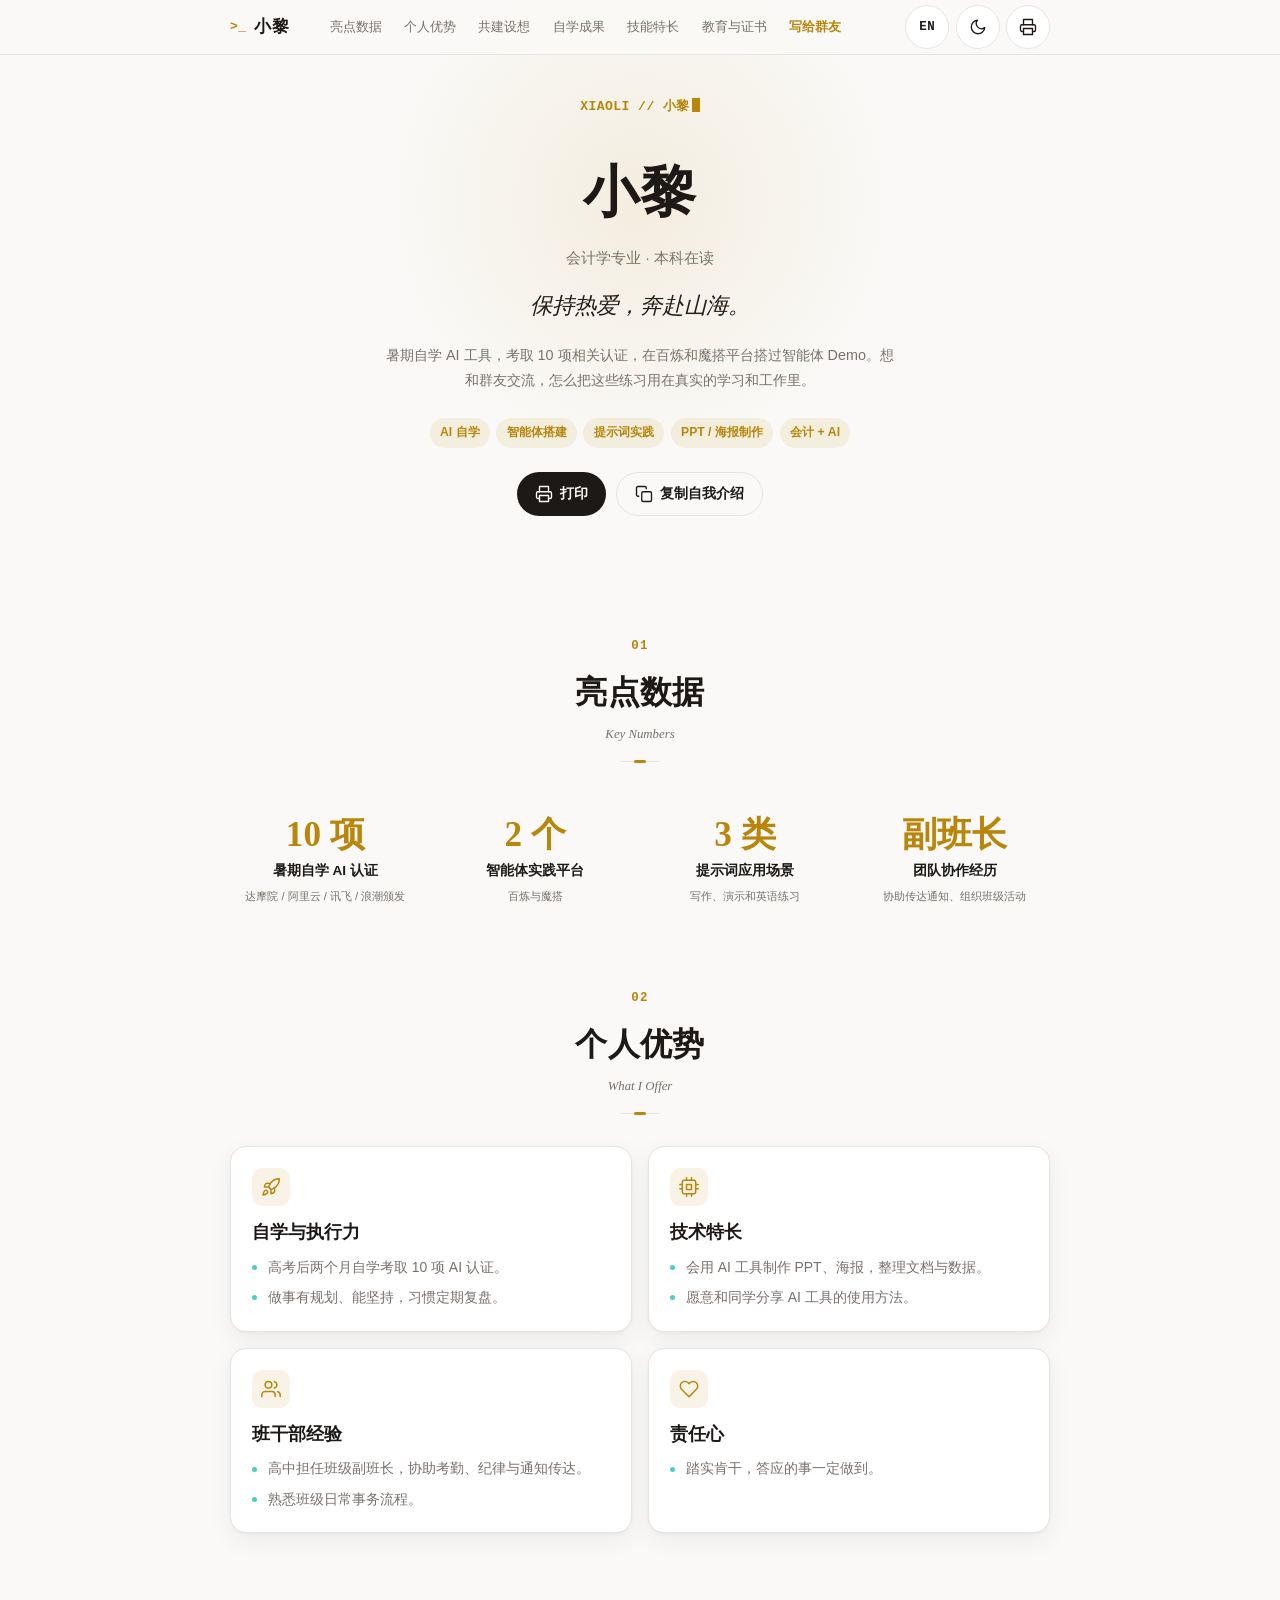
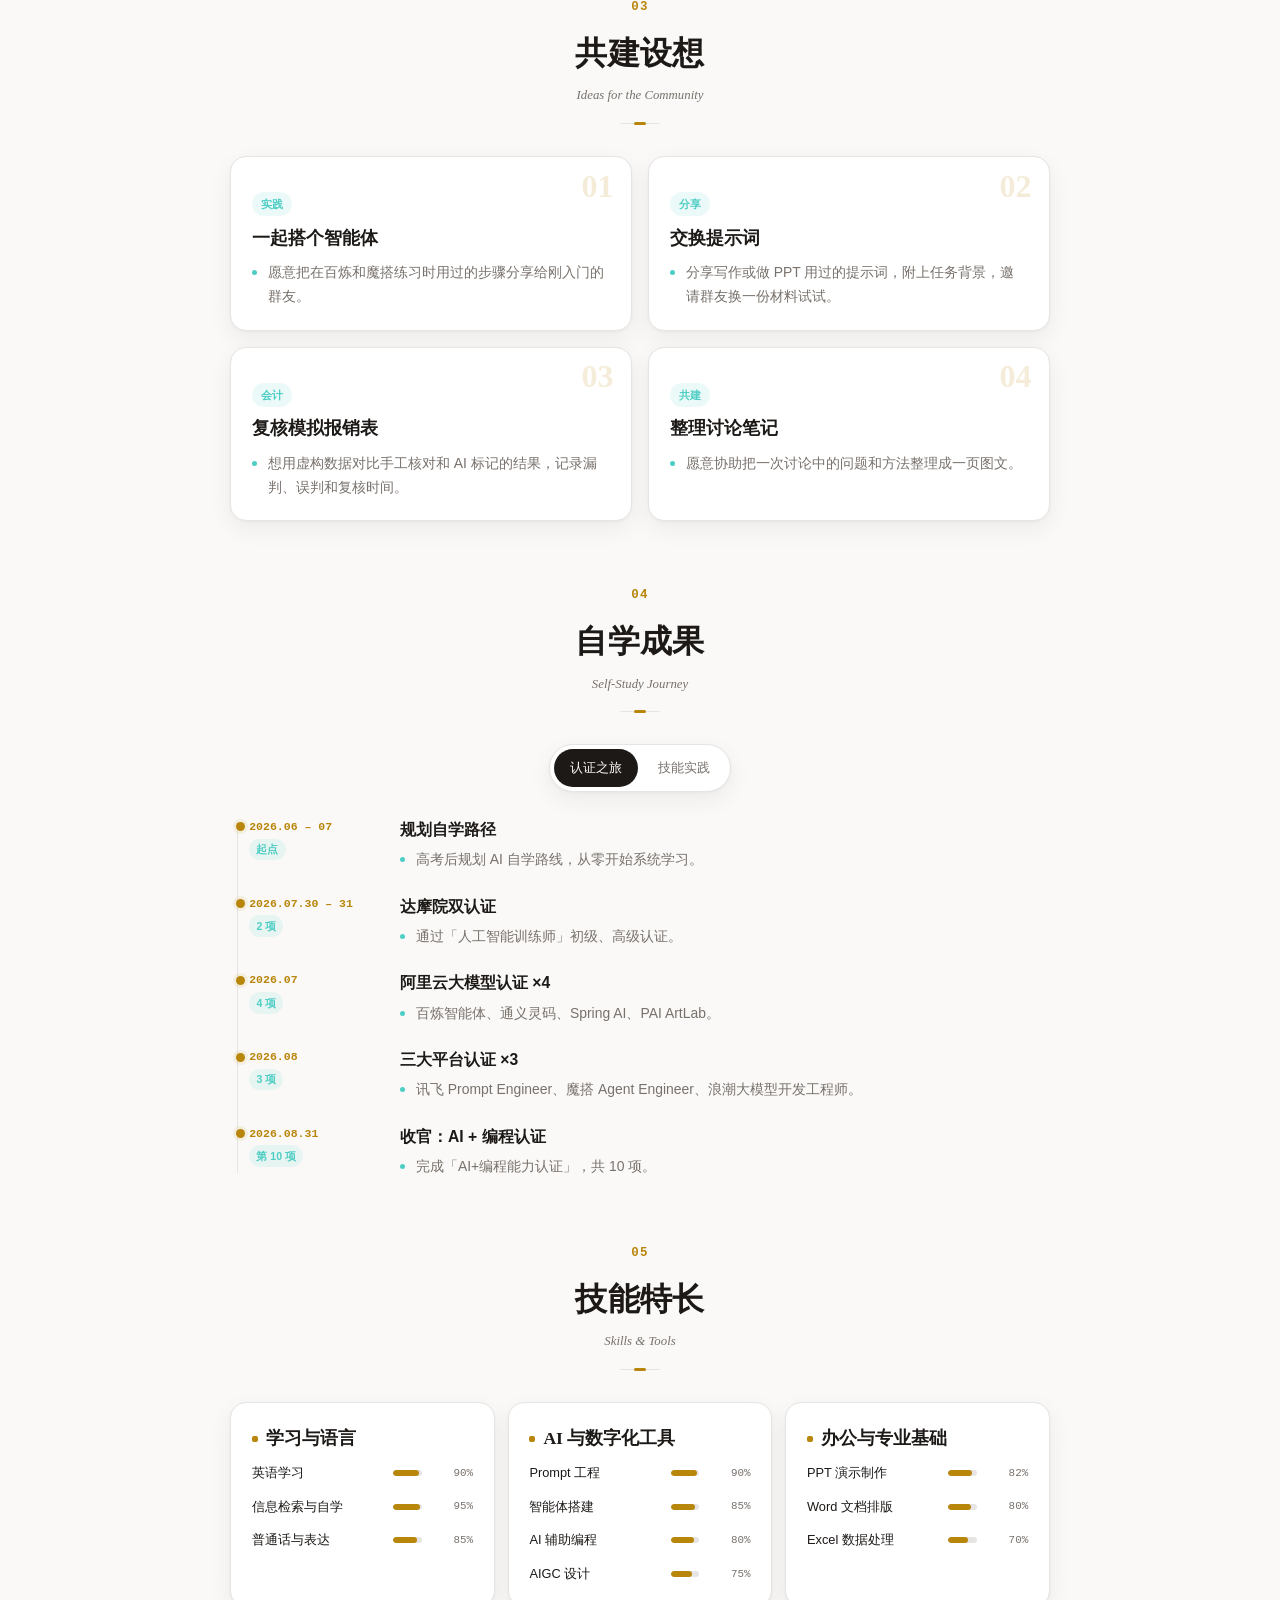
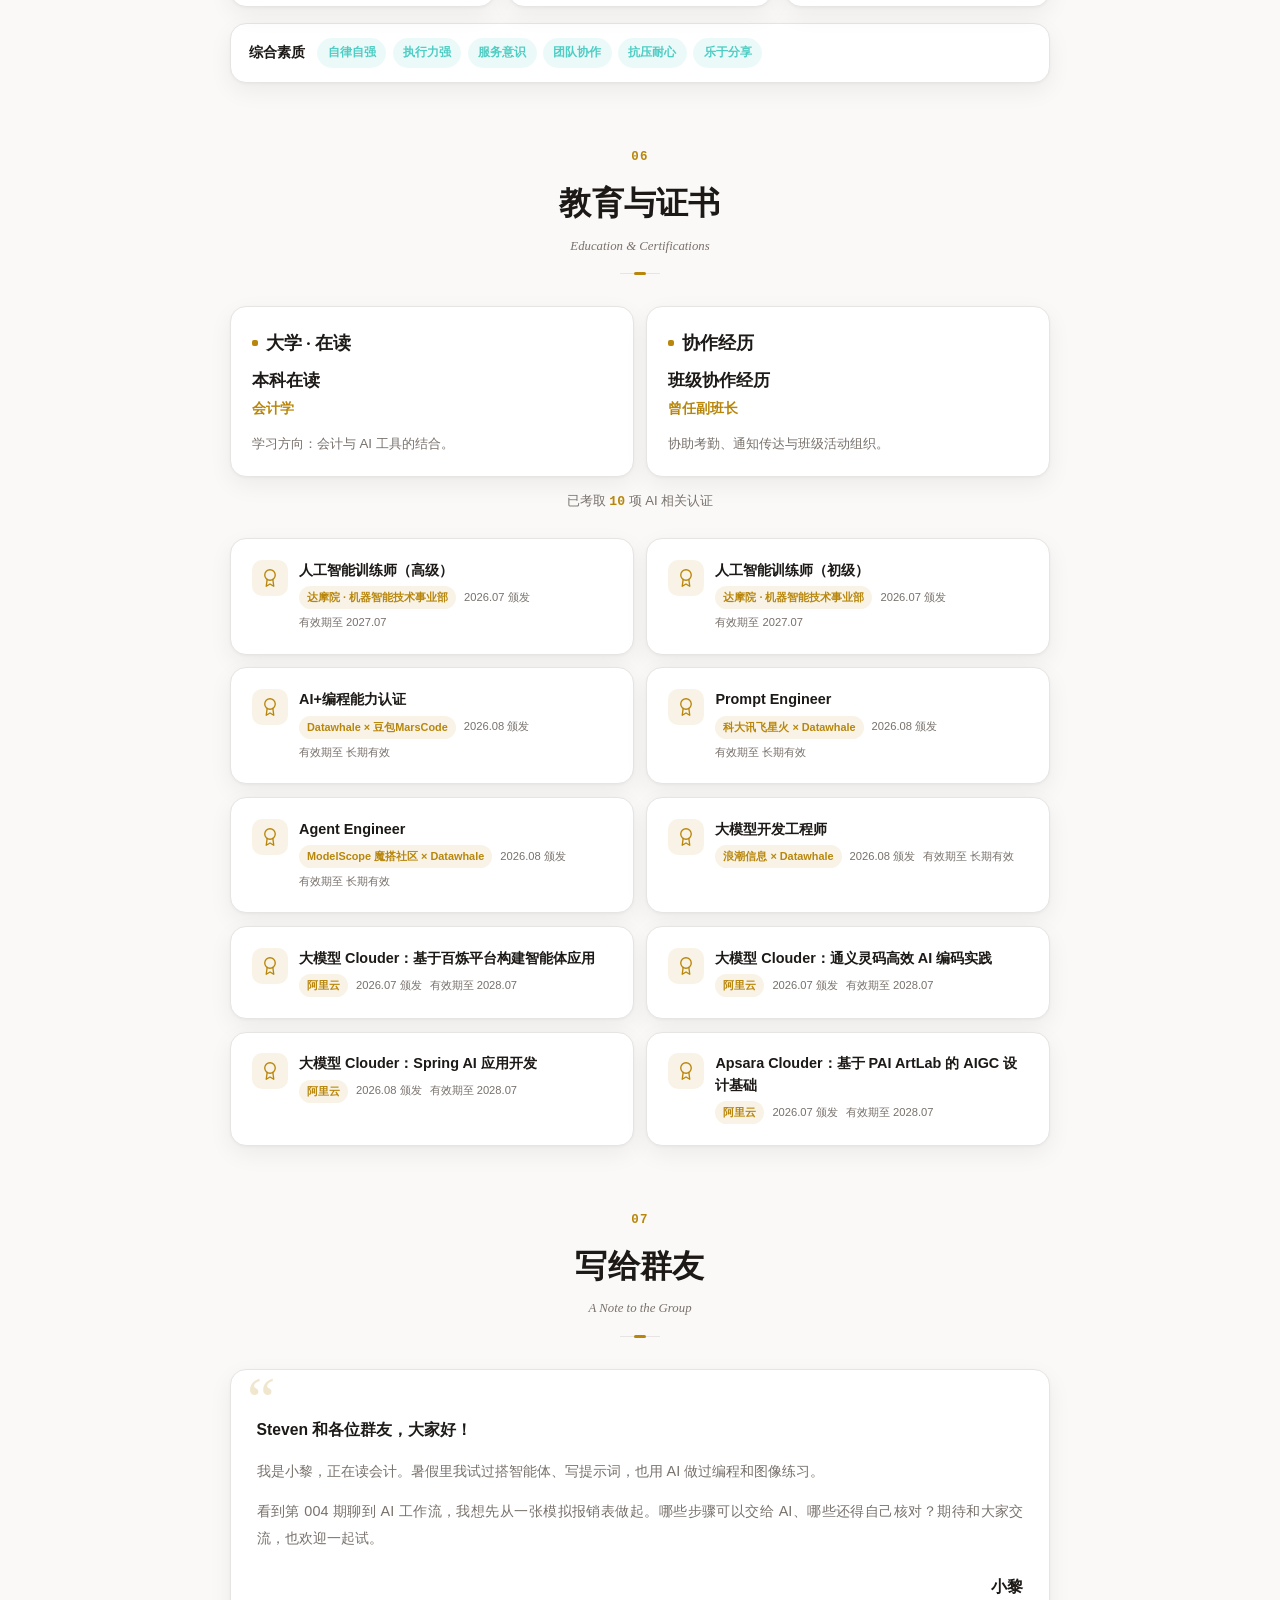
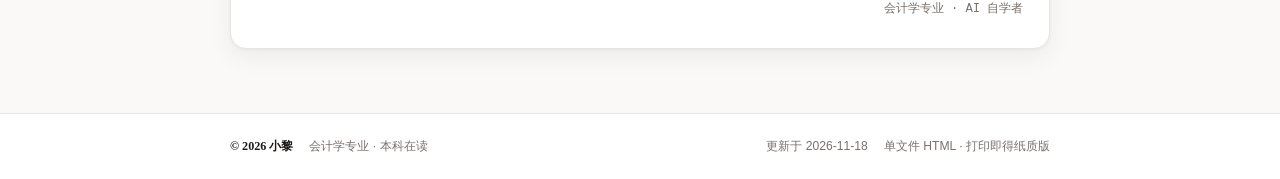
<file: index.html>
<!DOCTYPE html>
<html lang="zh-CN" data-theme="dark"><head>
<noscript><style>.reveal{opacity:1!important;transform:none!important}.music-fab,.music-exp,.nav-actions,.hero-cta,.backtop{display:none!important}</style></noscript>
<meta charset="UTF-8">
<meta name="viewport" content="width=device-width, initial-scale=1.0, viewport-fit=cover">
<meta name="color-scheme" content="light dark">
<meta name="robots" content="noindex, nofollow">
<meta name="theme-color" content="#faf9f7" media="(prefers-color-scheme: light)">
<meta name="theme-color" content="#1a1a1a" media="(prefers-color-scheme: dark)">
<meta name="description" content="小黎的个人介绍、AI 自学经历与社群共建设想。">
<title>小黎 · 个人介绍</title>
<script>
(function(){try{var t=localStorage.getItem('lx-theme2');if(!t){t=window.matchMedia('(prefers-color-scheme: dark)').matches?'dark':'light';}document.documentElement.setAttribute('data-theme',t);}catch(e){}})();
</script>
<style>
/* ============ 设计变量 ============ */
:root{
  --bg:#faf9f7; --bg2:#ffffff; --ink:#1c1917; --muted:#78716c; --rule:#e7e5e4;
  --accent:#b8860b; --accent2:#4ECDC4;
  --accent-soft:rgba(184,134,11,.10); --accent2-soft:rgba(78,205,196,.11);
  --grad:linear-gradient(135deg,var(--accent),var(--accent2));
  --shadow:0 1px 3px rgba(28,25,23,.04),0 8px 24px rgba(28,25,23,.06);
  --shadow-lg:0 6px 14px rgba(28,25,23,.08),0 24px 52px rgba(28,25,23,.12);
  --nav-bg:rgba(250,249,247,.92);
  --serif:Georgia,"Songti SC","STSong","Noto Serif SC","Times New Roman",serif;
  --sans:-apple-system,BlinkMacSystemFont,"Segoe UI","PingFang SC","Microsoft YaHei",sans-serif;
  --mono:ui-monospace,"SF Mono",Consolas,monospace;
  --tap:44px;
}
[data-theme="dark"]{
  --bg:#1a1a1a; --bg2:#292524; --ink:#e7e5e4; --muted:#a8a29e; --rule:#44403c;
  --accent:#d4a017; --accent2:#4ECDC4;
  --accent-soft:rgba(212,160,23,.12); --accent2-soft:rgba(78,205,196,.11);
  --shadow:0 1px 3px rgba(0,0,0,.3),0 8px 24px rgba(0,0,0,.35);
  --shadow-lg:0 6px 14px rgba(0,0,0,.4),0 24px 52px rgba(0,0,0,.5);
  --nav-bg:rgba(26,26,26,.92);
}
*{margin:0;padding:0;box-sizing:border-box}
html{scroll-behavior:smooth;-webkit-text-size-adjust:100%}
body{font-family:var(--sans);background:var(--bg);color:var(--ink);font-size:15px;line-height:1.75;-webkit-font-smoothing:antialiased}
.wrap{max-width:860px;margin:0 auto;padding:0 1.25rem}
a{color:var(--accent);text-decoration:none}
:focus-visible{outline:2px solid var(--accent);outline-offset:2px;border-radius:4px}
button{font-family:inherit;touch-action:manipulation}
.ic{width:18px;height:18px;flex:none;display:inline-block;vertical-align:-3px}

/* ============ 导航 ============ */
.nav{position:fixed;top:0;left:0;right:0;z-index:60;background:var(--nav-bg);backdrop-filter:blur(14px) saturate(1.5);-webkit-backdrop-filter:blur(14px) saturate(1.5);border-bottom:1px solid var(--rule);transition:box-shadow .25s ease}
.nav.scrolled{box-shadow:0 2px 12px rgba(28,25,23,.06)}
.nav-inner{max-width:860px;margin:0 auto;padding:0 1.25rem;height:54px;display:flex;align-items:center;gap:.7rem}
.brand{display:flex;align-items:center;gap:.5rem;color:var(--ink);white-space:nowrap}
.brand-term{font-family:var(--mono);font-size:.82rem;font-weight:700;color:var(--accent);letter-spacing:.02em}
.brand-name{font-family:var(--serif);font-size:1.05rem;font-weight:700;letter-spacing:.02em}
.nav-links-desktop{display:none;gap:.1rem;flex:1;margin-left:1.2rem}
.nav-link{display:inline-flex;align-items:center;min-height:36px;padding:0 .65rem;border-radius:8px;font-size:.84rem;color:var(--muted);font-weight:500;white-space:nowrap;transition:color .18s ease,background .18s ease}
.nav-link:hover{background:var(--accent-soft);color:var(--accent)}
.nav-link.active{color:var(--accent);font-weight:600}
.nav-actions{display:flex;gap:.4rem;margin-left:auto;flex:none}
.icon-btn{min-width:var(--tap);height:var(--tap);border-radius:50%;border:1px solid var(--rule);background:var(--bg2);color:var(--ink);display:flex;align-items:center;justify-content:center;cursor:pointer;transition:color .18s ease,border-color .18s ease,transform .18s ease}
.icon-btn:hover{color:var(--accent);border-color:var(--accent);transform:translateY(-1px)}
.lang-btn{border-radius:22px;padding:0 12px;font-size:.78rem;font-weight:700;letter-spacing:.03em;font-family:var(--mono)}
.nav-strip{max-width:860px;margin:0 auto;padding:0 1.25rem .4rem;overflow-x:auto;-webkit-overflow-scrolling:touch;scrollbar-width:none}
.nav-strip::-webkit-scrollbar{display:none}
.nav-strip .nav-links{display:flex;gap:.15rem;width:max-content}
@media(min-width:760px){.nav-strip{display:none}.nav-links-desktop{display:flex}}

/* ============ Hero ============ */
.hero{position:relative;overflow:hidden;padding:6rem 0 3.5rem;text-align:center}
.hero::before{content:'';position:absolute;top:-100px;left:50%;transform:translateX(-50%);width:600px;height:600px;border-radius:50%;background:radial-gradient(circle,var(--accent-soft) 0%,transparent 60%);pointer-events:none}
.term-intro{position:relative;font-family:var(--mono);font-size:.82rem;color:var(--accent);letter-spacing:.03em;margin-bottom:1.5rem;font-weight:600}
.term-intro .cursor{display:inline-block;width:8px;height:1.1em;background:var(--accent);margin-left:2px;animation:blink 1s step-end infinite;vertical-align:-2px}
@keyframes blink{50%{opacity:0}}
.hero h1{font-family:var(--serif);font-size:clamp(2.4rem,8vw,3.5rem);font-weight:700;letter-spacing:.01em;margin-bottom:.3rem;position:relative}
.hero .role{font-size:.92rem;color:var(--muted);font-weight:500;margin-bottom:1rem}
.hero .tagline{font-family:var(--serif);font-size:clamp(1.1rem,4vw,1.4rem);font-style:italic;color:var(--ink);font-weight:500;max-width:560px;margin:0 auto 1.2rem;line-height:1.6}
.hero .summary{font-size:.9rem;color:var(--muted);max-width:520px;margin:0 auto 1.5rem;line-height:1.8}
.chips{display:flex;flex-wrap:wrap;gap:.4rem;justify-content:center;margin-bottom:1.5rem}
.chip{display:inline-flex;align-items:center;padding:.25rem .65rem;border-radius:999px;background:var(--accent-soft);color:var(--accent);font-size:.76rem;font-weight:600;transition:transform .18s ease}
.chip:hover{transform:translateY(-2px)}
.chip.soft{background:var(--accent2-soft);color:var(--accent2)}
.contact-row{display:flex;flex-wrap:wrap;gap:.4rem;justify-content:center}
.c-chip{display:inline-flex;align-items:center;gap:.35rem;padding:.3rem .7rem;border-radius:999px;background:var(--bg2);border:1px solid var(--rule);font-size:.76rem;color:var(--muted);transition:border-color .18s ease,transform .18s ease}
.c-chip .ic{width:14px;height:14px;color:var(--accent)}
.c-chip b{color:var(--ink);font-weight:600}
.c-chip:hover{border-color:var(--accent);transform:translateY(-2px)}
.c-chip.missing{border-style:dashed}
.c-chip.missing b{color:var(--muted);font-weight:500}
.hero-cta{display:flex;flex-wrap:wrap;gap:.6rem;justify-content:center;margin-top:1.5rem}
.btn{display:inline-flex;align-items:center;justify-content:center;gap:.4rem;min-height:44px;padding:.5rem 1.15rem;border-radius:999px;font-size:.86rem;font-weight:600;border:0;cursor:pointer;transition:transform .2s ease,box-shadow .2s ease,border-color .2s ease,color .2s ease}
.btn-primary{background:var(--ink);color:var(--bg)}
.btn-primary:hover{transform:translateY(-2px);box-shadow:0 6px 20px rgba(28,25,23,.2)}
.btn-ghost{background:transparent;color:var(--ink);border:1px solid var(--rule)}
.btn-ghost:hover{border-color:var(--accent);color:var(--accent);transform:translateY(-2px)}

/* ============ 区块通用 ============ */
.sec{margin:4rem 0;scroll-margin-top:80px}
.sec-head{text-align:center;margin-bottom:2rem}
.sec-num{font-family:var(--mono);font-size:.78rem;font-weight:700;color:var(--accent);letter-spacing:.1em;display:block;margin-bottom:.4rem}
.sec-head h2{font-family:var(--serif);font-size:clamp(1.5rem,5vw,2rem);font-weight:700;letter-spacing:.01em;margin-bottom:.2rem}
.sec-sub{font-size:.8rem;color:var(--muted);font-style:italic;font-family:var(--serif)}
.sec-line{width:40px;height:1px;background:var(--rule);margin:1rem auto 0;position:relative}
.sec-line::after{content:'';position:absolute;left:50%;top:-1px;transform:translateX(-50%);width:12px;height:3px;border-radius:3px;background:var(--accent)}

/* ============ 卡片 ============ */
.card{background:var(--bg2);border:1px solid var(--rule);border-radius:1rem;padding:1.3rem;box-shadow:var(--shadow);transition:transform .22s ease,box-shadow .22s ease}
.card:hover{transform:translateY(-3px);box-shadow:var(--shadow-lg)}

/* ============ 亮点数据 ============ */
.stats{display:grid;grid-template-columns:repeat(2,1fr);gap:.8rem}
.stat{text-align:center;padding:1.2rem .8rem}
.stat-value{font-family:var(--serif);font-size:clamp(1.6rem,6vw,2.2rem);font-weight:700;color:var(--accent);line-height:1.2}
.stat-label{font-size:.85rem;font-weight:600;margin-top:.2rem}
.stat-desc{font-size:.7rem;color:var(--muted);margin-top:.3rem;line-height:1.5}

/* ============ 卡片网格 ============ */
.card-grid{display:grid;grid-template-columns:1fr;gap:.8rem}
.strength-ic{width:38px;height:38px;border-radius:10px;background:var(--accent-soft);color:var(--accent);display:flex;align-items:center;justify-content:center;margin-bottom:.7rem}
.strength-ic .ic{width:20px;height:20px}
.card h3{font-family:var(--serif);font-size:1.1rem;font-weight:700;margin-bottom:.5rem}
.pts{list-style:none;display:flex;flex-direction:column;gap:.4rem}
.pts li{position:relative;padding-left:1rem;font-size:.87rem;color:var(--muted);line-height:1.7}
.pts li::before{content:'';position:absolute;left:0;top:.65em;width:5px;height:5px;border-radius:50%;background:var(--accent2)}
.pts li strong{color:var(--ink);font-weight:600}

/* ============ 设想卡片 ============ */
.plan{position:relative;overflow:hidden;padding-top:2rem}
.plan-num{position:absolute;top:.8rem;right:1.1rem;font-family:var(--serif);font-size:2rem;font-weight:700;color:var(--accent);opacity:.15;line-height:1}
.plan-tag{display:inline-block;padding:.15rem .55rem;border-radius:999px;background:var(--accent2-soft);color:var(--accent2);font-size:.68rem;font-weight:700;letter-spacing:.04em;margin-bottom:.4rem}

/* ============ Tabs ============ */
.tabs{display:flex;gap:.2rem;padding:.25rem;background:var(--bg2);border:1px solid var(--rule);border-radius:999px;box-shadow:var(--shadow);margin-bottom:1.5rem;overflow-x:auto;-webkit-overflow-scrolling:touch;scrollbar-width:none;width:max-content;max-width:100%;margin-left:auto;margin-right:auto}
.tabs::-webkit-scrollbar{display:none}
.tab{border:0;background:transparent;min-height:38px;padding:0 1rem;border-radius:999px;font-size:.84rem;font-weight:500;color:var(--muted);cursor:pointer;white-space:nowrap;transition:color .2s ease,background .2s ease}
.tab:hover{color:var(--ink);background:var(--accent-soft)}
.tab.active{background:var(--ink);color:var(--bg)}
.panel{display:none}
.panel.active{display:block;animation:fadeUp .28s ease}
@keyframes fadeUp{from{opacity:0;transform:translateY(8px)}to{opacity:1;transform:none}}
.panel-title{display:none}

/* ============ 时间线 ============ */
.xp-list{position:relative;display:flex;flex-direction:column;gap:1.3rem;padding-left:1.2rem}
.xp-list::before{content:'';position:absolute;left:7px;top:6px;bottom:6px;width:1px;background:var(--rule)}
.xp{position:relative}
.xp::before{content:'';position:absolute;left:-13px;top:.4rem;width:9px;height:9px;border-radius:50%;background:var(--accent);box-shadow:0 0 0 3px var(--accent-soft)}
.xp-when{display:flex;gap:.5rem;align-items:baseline;flex-wrap:wrap;margin-bottom:.2rem}
.xp-date{font-family:var(--mono);font-size:.72rem;font-weight:700;color:var(--accent)}
.xp-badge{font-size:.66rem;font-weight:600;color:var(--accent2);background:var(--accent2-soft);padding:.1rem .45rem;border-radius:999px}
.xp h3{font-size:.98rem;margin-bottom:.3rem}
.xp .pts{margin-top:.3rem}

/* ============ 技能 ============ */
.skill-grid{display:grid;grid-template-columns:1fr;gap:.8rem}
.skill-title{font-family:var(--serif);font-size:1rem;font-weight:700;margin-bottom:.8rem;display:flex;align-items:center;gap:.5rem}
.skill-title::before{content:'';width:6px;height:6px;border-radius:2px;background:var(--accent)}
.skill-row{display:grid;grid-template-columns:1fr 40px;grid-template-areas:'label label' 'bar level';gap:.3rem .5rem;margin-bottom:.7rem}
.skill-row:last-child{margin-bottom:0}
.skill-label{font-size:.8rem;font-weight:500;grid-area:label}
.bar{height:6px;border-radius:99px;background:var(--rule);overflow:hidden;grid-area:bar}
.bar-fill{height:100%;width:0;border-radius:99px;background:var(--accent);transition:width .9s cubic-bezier(.22,1,.36,1)}
.skill-level{font-family:var(--mono);font-size:.68rem;color:var(--muted);text-align:right;grid-area:level;align-self:center}
.soft-wrap{margin-top:1rem;background:var(--bg2);border:1px solid var(--rule);border-radius:1rem;padding:.9rem 1.1rem;display:flex;align-items:center;gap:.8rem;flex-wrap:wrap;box-shadow:var(--shadow)}
.soft-label{font-family:var(--serif);font-size:.9rem;font-weight:700;flex:none}
.soft-wrap .chips{margin:0;justify-content:flex-start}
.total-line{margin-top:.8rem;padding-top:.8rem;border-top:1px dashed var(--rule);display:flex;align-items:baseline;gap:.7rem;flex-wrap:wrap}
.total-line .tv{font-family:var(--serif);font-size:1.4rem;font-weight:700;color:var(--accent)}
.total-line .tk{font-size:.78rem;color:var(--muted)}

/* ============ 教育 ============ */
.edu-grid{display:grid;grid-template-columns:1fr;gap:.8rem;margin-bottom:.8rem}
.block-title{font-family:var(--serif);font-size:1rem;font-weight:700;margin-bottom:.8rem;display:flex;align-items:center;gap:.5rem}
.block-title::before{content:'';width:6px;height:6px;border-radius:2px;background:var(--accent)}
.edu-school{font-size:1.05rem;font-weight:700;font-family:var(--serif)}
.edu-note{font-size:.7rem;color:var(--accent2);font-weight:600;margin-top:.1rem}
.edu-sub{font-size:.85rem;color:var(--accent);font-weight:600;margin-top:.1rem}
.edu-period{font-family:var(--mono);font-size:.72rem;color:var(--muted);margin-top:.2rem}
.edu-rows{margin-top:.7rem;display:flex;flex-direction:column;gap:.3rem}
.edu-rows div{font-size:.83rem;color:var(--muted)}
.award-item{display:flex;gap:.7rem;align-items:baseline;padding:.45rem 0;border-bottom:1px dashed var(--rule);font-size:.84rem}
.award-item:last-child{border-bottom:0}
.award-item .yr{font-family:var(--mono);font-size:.7rem;color:var(--accent);font-weight:600;flex:none;width:55px}
.award-item .nm{color:var(--muted)}

/* ============ 证书 ============ */
.cert-count{text-align:center;font-size:.82rem;color:var(--muted);margin-bottom:1.5rem}
.cert-count b{color:var(--accent);font-family:var(--mono)}
.cert-grid{display:grid;grid-template-columns:1fr;gap:.8rem}
.cert{display:flex;flex-direction:column;gap:.7rem}
.cert-img{position:relative;display:block;width:100%;padding:0;border:1px solid var(--rule);border-radius:.75rem;overflow:hidden;background:#fff;cursor:zoom-in;margin:0}
.cert-img img{display:block;width:100%;height:auto}
.cert-img::after{content:'';position:absolute;inset:0;background:linear-gradient(180deg,transparent 65%,rgba(20,18,16,.3));opacity:0;transition:opacity .2s ease;pointer-events:none}
.cert-img:hover::after{opacity:1}
.cert-zoom{position:absolute;right:.5rem;bottom:.5rem;z-index:2;display:inline-flex;align-items:center;gap:.25rem;padding:.2rem .55rem;border-radius:999px;background:rgba(255,255,255,.92);color:#1c1917;font-size:.66rem;font-weight:600;opacity:0;transform:translateY(4px);transition:opacity .2s ease,transform .2s ease;pointer-events:none}
.cert-img:hover .cert-zoom{opacity:1;transform:none}
.cert-zoom .ic{width:12px;height:12px}
.cert-row{display:flex;gap:.7rem;align-items:flex-start}
.cert-ic{flex:none;width:36px;height:36px;border-radius:10px;background:var(--accent-soft);color:var(--accent);display:flex;align-items:center;justify-content:center}
.cert-ic .ic{width:18px;height:18px}
.cert-body{min-width:0}
.cert-body h4{font-size:.9rem;font-weight:700;line-height:1.5}
.cert-meta{display:flex;flex-wrap:wrap;gap:.25rem .5rem;align-items:center;margin-top:.3rem;font-size:.7rem;color:var(--muted)}
.chip.issuer{background:var(--accent-soft);color:var(--accent);font-size:.68rem;font-weight:600;padding:.12rem .5rem;border-radius:999px}
.cert-id{display:inline-block;margin-top:.35rem;font-family:var(--mono);font-size:.66rem;color:var(--muted);background:var(--bg);border:1px solid var(--rule);border-radius:5px;padding:.12rem .4rem}

/* ============ 灯箱 ============ */
.lb{position:fixed;inset:0;z-index:90;display:flex;flex-direction:column;align-items:center;justify-content:center;gap:.7rem;padding:3rem 1rem 2rem;background:rgba(10,10,8,.93);backdrop-filter:blur(10px);-webkit-backdrop-filter:blur(10px);opacity:0;pointer-events:none;transition:opacity .22s ease}
.lb.show{opacity:1;pointer-events:auto}
.lb img{max-width:min(100%,960px);max-height:75vh;width:auto;height:auto;border-radius:8px;box-shadow:0 24px 70px rgba(0,0,0,.55);transform:scale(.97);transition:transform .22s ease}
.lb.show img{transform:scale(1)}
.lb-cap{color:rgba(255,255,255,.9);font-size:.82rem;text-align:center;max-width:600px;line-height:1.6}
.lb-hint{color:rgba(255,255,255,.5);font-size:.7rem}
.lb-close{position:absolute;top:calc(.8rem + env(safe-area-inset-top));right:.8rem;width:44px;height:44px;border-radius:50%;border:1px solid rgba(255,255,255,.25);background:rgba(255,255,255,.1);color:#fff;font-size:1.2rem;cursor:pointer;display:flex;align-items:center;justify-content:center;transition:background .2s ease}
.lb-close:hover{background:rgba(255,255,255,.2)}

/* ============ 自荐信 ============ */
.letter{position:relative;background:var(--bg2);border:1px solid var(--rule);border-radius:1rem;padding:2rem 1.6rem 1.8rem;box-shadow:var(--shadow);overflow:hidden}
.letter::before{content:'\201C';position:absolute;top:-8px;left:1rem;font-family:var(--serif);font-size:4rem;color:var(--accent);opacity:.2;line-height:1.2}
.letter .salute{font-weight:700;color:var(--ink);font-size:.98rem}
.letter p{margin-top:.85rem;font-size:.9rem;color:var(--muted);text-align:justify;line-height:1.85}
.letter p strong{color:var(--ink);font-weight:600}
.letter .sign{margin-top:1.4rem;text-align:right;color:var(--ink);font-weight:700;line-height:1.6}
.letter .sign span{display:block;font-size:.76rem;color:var(--muted);font-weight:400;font-family:var(--mono)}

/* ============ 页脚 ============ */
footer{margin-top:4rem;border-top:1px solid var(--rule);background:var(--bg2);padding:1.4rem 0;padding-bottom:calc(1.4rem + env(safe-area-inset-bottom))}
.foot-inner{display:flex;justify-content:space-between;align-items:center;gap:.8rem;flex-wrap:wrap;font-size:.76rem;color:var(--muted)}
.foot-name{font-family:var(--serif);font-weight:700;color:var(--ink)}
.foot-left,.foot-right{display:flex;gap:1rem;flex-wrap:wrap;align-items:center}

/* ============ 返回顶部 & Toast ============ */
.backtop{position:fixed;right:16px;bottom:calc(16px + env(safe-area-inset-bottom));width:44px;height:44px;border-radius:50%;border:0;background:var(--ink);color:var(--bg);cursor:pointer;display:flex;align-items:center;justify-content:center;box-shadow:0 6px 20px rgba(28,25,23,.25);opacity:0;transform:translateY(10px);pointer-events:none;transition:opacity .25s ease,transform .25s ease;z-index:55}
.backtop.show{opacity:1;transform:none;pointer-events:auto}
.backtop:hover{transform:translateY(-3px)}
.toast{position:fixed;left:50%;bottom:calc(28px + env(safe-area-inset-bottom));transform:translateX(-50%) translateY(16px);background:var(--ink);color:var(--bg);padding:.5rem 1.1rem;border-radius:999px;font-size:.8rem;font-weight:600;box-shadow:var(--shadow-lg);opacity:0;pointer-events:none;transition:opacity .28s ease,transform .28s ease;z-index:70;max-width:88vw;text-align:center}
.toast.show{opacity:1;transform:translateX(-50%) translateY(0)}

/* ============ 进场动画 ============ */
.reveal{opacity:0;transform:translateY(16px);transition:opacity .5s ease,transform .5s ease}
.reveal.in{opacity:1;transform:none}
@media(prefers-reduced-motion:reduce){html{scroll-behavior:auto}*,*::before,*::after{animation:none!important;transition:none!important}.reveal{opacity:1;transform:none}}

/* ============ 响应式 ============ */
@media(min-width:640px){
  body{font-size:16px}
  .stats{grid-template-columns:repeat(4,1fr);gap:1rem}
  .card-grid{grid-template-columns:repeat(2,1fr);gap:1rem}
  .cert-grid{grid-template-columns:repeat(2,1fr)}
  .skill-grid{grid-template-columns:repeat(3,1fr)}
  .edu-grid{grid-template-columns:repeat(2,1fr)}
}
@media(min-width:760px){
  .xp{display:grid;grid-template-columns:130px 1fr;gap:1.3rem}
  .xp-when{flex-direction:column;gap:.1rem;padding-top:.05rem}
  .skill-row{grid-template-columns:130px 1fr 40px;grid-template-areas:'label bar level';gap:.7rem;align-items:center}
}
@media(min-width:880px){
  .stats{gap:1.2rem}
}

/* ============ 打印 ============ */
@media print{
  @page{margin:12mm}
  :root,[data-theme="dark"]{--bg:#fff;--bg2:#fff;--ink:#111;--muted:#555;--rule:#ddd;--accent:#b8860b;--accent2:#4ECDC4;--shadow:none;--shadow-lg:none;--nav-bg:#fff}
  body{background:#fff;font-size:12px}
  .nav,.backtop,.toast,.hero-cta,.tabs,.nav-strip,.lb{display:none!important}
  .hero{padding:0 0 1.2rem;text-align:left;border-bottom:1.5px solid var(--ink)}
  .hero::before{display:none}
  .hero h1{font-size:2rem}
  .hero .tagline,.hero .summary{margin-left:0;margin-right:0;max-width:100%}
  .chips,.contact-row{justify-content:flex-start}
  .stat-value{color:var(--accent)}
  [role=tabpanel]{display:block!important}
  .reveal{opacity:1!important;transform:none!important}
  .sec{margin:1.5rem 0;page-break-inside:avoid}
  .card,.stat,.xp,.cert,.letter{box-shadow:none;break-inside:avoid;page-break-inside:avoid}
  .cert-zoom{display:none}
  .cert-img{cursor:default}
  .cert-img,.cert-img img{page-break-inside:avoid;break-inside:avoid}
  .cert-grid{grid-template-columns:1fr 1fr;gap:6mm}
  .letter{border:1.5px solid var(--ink)}
  a{color:inherit}
  .music-fab,.music-exp,.music-bar{display:none!important}
}

/* ============ 背景音乐 ============ */
.music-fab{position:fixed;right:16px;bottom:calc(68px + env(safe-area-inset-bottom));width:44px;height:44px;border-radius:50%;border:0;background:var(--grad);color:#fff;cursor:pointer;display:flex;align-items:center;justify-content:center;box-shadow:var(--shadow-lg);z-index:72;opacity:0;pointer-events:none;transform:translateY(10px);transition:opacity .35s ease,transform .35s cubic-bezier(.22,1,.36,1)}
.music-fab.ready{opacity:1;pointer-events:auto;transform:none}
.music-fab:hover{transform:translateY(-2px) scale(1.05)}
.music-fab:active{transform:scale(.95)}
.music-fab svg{width:20px;height:20px;filter:drop-shadow(0 1px 2px rgba(0,0,0,.25))}
.music-fab.playing svg{animation:mf-spin 5.5s linear infinite}
.music-fab::after{content:'';position:absolute;inset:-5px;border-radius:50%;border:2px solid var(--accent2);opacity:0;pointer-events:none}
.music-fab.playing::after{animation:mf-wave 1.9s ease-out infinite}
.music-fab.idle-hint{animation:mf-hint 2.6s ease-in-out 1.5s 3}
@keyframes mf-spin{to{transform:rotate(360deg)}}
@keyframes mf-wave{0%{transform:scale(.85);opacity:.55}100%{transform:scale(1.32);opacity:0}}
@keyframes mf-hint{0%,100%{transform:none}50%{transform:scale(1.09)}}
.music-exp{position:fixed;right:25px;bottom:calc(120px + env(safe-area-inset-bottom));width:26px;height:26px;border-radius:50%;border:1px solid var(--rule);background:var(--bg2);color:var(--muted);cursor:pointer;display:flex;align-items:center;justify-content:center;z-index:72;opacity:0;pointer-events:none;box-shadow:var(--shadow);transition:opacity .35s ease,color .18s ease,border-color .18s ease}
.music-exp.ready{opacity:1;pointer-events:auto}
.music-exp:hover{color:var(--accent);border-color:var(--accent)}
.music-exp svg{width:13px;height:13px;transition:transform .3s ease}
.music-exp.open svg{transform:rotate(180deg)}
.music-bar{position:fixed;right:16px;bottom:calc(154px + env(safe-area-inset-bottom));width:min(320px,calc(100vw - 32px));background:var(--bg2);border:1px solid var(--rule);border-radius:16px;box-shadow:var(--shadow-lg);z-index:73;padding:.85rem .95rem .95rem;opacity:0;transform:translateY(14px) scale(.96);pointer-events:none;transition:opacity .28s ease,transform .28s cubic-bezier(.22,1,.36,1)}
.music-bar.open{opacity:1;transform:none;pointer-events:auto}
.mb-head{display:flex;align-items:center;gap:.6rem;margin-bottom:.7rem}
.mb-disc{flex:none;width:34px;height:34px;border-radius:50%;background:var(--grad);color:#fff;display:flex;align-items:center;justify-content:center;box-shadow:0 2px 8px rgba(0,0,0,.18)}
.mb-disc svg{width:16px;height:16px}
.music-bar.playing .mb-disc{animation:mf-spin 5.5s linear infinite}
.mb-title{flex:1;min-width:0;line-height:1.3}
.mb-title b{display:block;font-size:.88rem;color:var(--ink);white-space:nowrap;overflow:hidden;text-overflow:ellipsis}
.mb-title span{font-size:.68rem;color:var(--muted);font-family:var(--mono)}
.mb-btn{min-width:32px;height:32px;border-radius:50%;border:1px solid transparent;background:transparent;color:var(--muted);display:flex;align-items:center;justify-content:center;cursor:pointer;transition:color .18s ease,background .18s ease}
.mb-btn:hover{color:var(--accent);background:var(--accent-soft)}
.mb-btn svg{width:16px;height:16px}
.mb-btn.active{color:var(--accent)}
.mb-play{min-width:42px;height:42px;border-radius:50%;border:0;background:var(--grad);color:#fff;display:flex;align-items:center;justify-content:center;cursor:pointer;box-shadow:0 3px 10px rgba(184,134,11,.32);transition:transform .2s cubic-bezier(.22,1,.36,1),box-shadow .2s ease}
.mb-play:hover{transform:scale(1.07)}
.mb-play:active{transform:scale(.97)}
.mb-play svg{width:17px;height:17px}
.mb-progress{display:flex;align-items:center;gap:.5rem;margin-bottom:.65rem}
.mb-time{flex:none;font-family:var(--mono);font-size:.64rem;color:var(--muted);min-width:32px;text-align:center}
.mb-seek{flex:1;-webkit-appearance:none;appearance:none;height:4px;border-radius:99px;background:var(--rule);outline:none;cursor:pointer;margin:0}
.mb-seek::-webkit-slider-thumb{-webkit-appearance:none;width:12px;height:12px;border-radius:50%;background:var(--accent);border:2px solid var(--bg2);box-shadow:0 1px 4px rgba(0,0,0,.3);cursor:pointer}
.mb-seek::-moz-range-thumb{width:9px;height:9px;border-radius:50%;background:var(--accent);border:2px solid var(--bg2);cursor:pointer}
.mb-ctrl{display:flex;align-items:center;justify-content:center;gap:.55rem;margin-bottom:.65rem}
.mb-vol{display:flex;align-items:center;gap:.5rem}
.mb-vol .mb-btn{min-width:28px;height:28px}
.mb-vol .mb-btn svg{width:14px;height:14px}
.mb-vol-range{flex:1;-webkit-appearance:none;appearance:none;height:3px;border-radius:99px;background:var(--rule);outline:none;cursor:pointer;margin:0}
.mb-vol-range::-webkit-slider-thumb{-webkit-appearance:none;width:11px;height:11px;border-radius:50%;background:var(--accent2);border:2px solid var(--bg2);box-shadow:0 1px 3px rgba(0,0,0,.25);cursor:pointer}
.mb-vol-range::-moz-range-thumb{width:8px;height:8px;border-radius:50%;background:var(--accent2);border:2px solid var(--bg2);cursor:pointer}
</style>
</head>
<body>

<nav class="nav" id="nav" aria-label="navigation">
  <div class="nav-inner">
    <a class="brand" href="#top">
      <span class="brand-term">&gt;_</span>
      <span class="brand-name" id="brandName">小黎</span>
    </a>
    <div class="nav-links-desktop" id="navLinksDesktop"><a class="nav-link" href="#highlights">亮点数据</a><a class="nav-link" href="#strengths">个人优势</a><a class="nav-link" href="#plans">共建设想</a><a class="nav-link" href="#journey">自学成果</a><a class="nav-link" href="#skills">技能特长</a><a class="nav-link" href="#education">教育与证书</a><a class="nav-link" href="#letter">写给群友</a></div>
    <div class="nav-actions">
      <button class="icon-btn lang-btn" id="langBtn" aria-label="English">EN</button>
      <button class="icon-btn" id="themeBtn" aria-label="light"><svg class="ic" viewBox="0 0 24 24" fill="none" stroke="currentColor" stroke-width="1.8" stroke-linecap="round" stroke-linejoin="round" aria-hidden="true"><circle cx="12" cy="12" r="5"></circle><line x1="12" y1="1" x2="12" y2="3"></line><line x1="12" y1="21" x2="12" y2="23"></line><line x1="4.22" y1="4.22" x2="5.64" y2="5.64"></line><line x1="18.36" y1="18.36" x2="19.78" y2="19.78"></line><line x1="1" y1="12" x2="3" y2="12"></line><line x1="21" y1="12" x2="23" y2="12"></line><line x1="4.22" y1="19.78" x2="5.64" y2="18.36"></line><line x1="18.36" y1="5.64" x2="19.78" y2="4.22"></line></svg></button>
      <button class="icon-btn" id="printBtn" aria-label="print"><svg class="ic" viewBox="0 0 24 24" fill="none" stroke="currentColor" stroke-width="1.8" stroke-linecap="round" stroke-linejoin="round" aria-hidden="true"><polyline points="6,9 6,2 18,2 18,9"></polyline><path d="M6 18H4a2 2 0 0 1-2-2v-5a2 2 0 0 1 2-2h16a2 2 0 0 1 2 2v5a2 2 0 0 1-2 2h-2"></path><rect x="6" y="14" width="12" height="8"></rect></svg></button>
    </div>
  </div>
  <div class="nav-strip"><div class="nav-links" id="navLinksMobile"><a class="nav-link" href="#highlights">亮点数据</a><a class="nav-link" href="#strengths">个人优势</a><a class="nav-link" href="#plans">共建设想</a><a class="nav-link" href="#journey">自学成果</a><a class="nav-link" href="#skills">技能特长</a><a class="nav-link" href="#education">教育与证书</a><a class="nav-link" href="#letter">写给群友</a></div></div>
</nav>

<header class="hero" id="top">
  <div class="wrap">
    <p class="term-intro" id="termIntro">XIAOLI // 小黎</p>
    <h1 id="heroName">小黎</h1>
    <p class="role" id="heroRole">会计学专业 · 本科在读</p>
    <p class="tagline" id="heroTagline">保持热爱，奔赴山海。</p>
    <p class="summary" id="heroSummary">暑期自学 AI 工具，考取 10 项相关认证，在百炼和魔搭平台搭过智能体 Demo。想和群友交流，怎么把这些练习用在真实的学习和工作里。</p>
    <div class="chips" id="heroKeywords"><span class="chip">AI 自学</span><span class="chip">智能体搭建</span><span class="chip">提示词实践</span><span class="chip">PPT / 海报制作</span><span class="chip">会计 + AI</span></div>
    <div class="hero-cta">
      <button class="btn btn-primary" id="heroPrint"><svg class="ic" viewBox="0 0 24 24" fill="none" stroke="currentColor" stroke-width="1.8" stroke-linecap="round" stroke-linejoin="round" aria-hidden="true"><polyline points="6,9 6,2 18,2 18,9"></polyline><path d="M6 18H4a2 2 0 0 1-2-2v-5a2 2 0 0 1 2-2h16a2 2 0 0 1 2 2v5a2 2 0 0 1-2 2h-2"></path><rect x="6" y="14" width="12" height="8"></rect></svg><span>打印</span></button>
      <button class="btn btn-ghost" id="copyBtn"><svg class="ic" viewBox="0 0 24 24" fill="none" stroke="currentColor" stroke-width="1.8" stroke-linecap="round" stroke-linejoin="round" aria-hidden="true"><rect x="9" y="9" width="13" height="13" rx="2"></rect><path d="M5 15H4a2 2 0 0 1-2-2V4a2 2 0 0 1 2-2h9a2 2 0 0 1 2 2v1"></path></svg><span>复制自我介绍</span></button>
    </div>
    
  </div>
</header>

<main class="wrap">
  <section class="sec" id="highlights" aria-label="highlights"><header class="sec-head reveal in"><span class="sec-num">01</span><h2>亮点数据</h2><p class="sec-sub">Key Numbers</p><div class="sec-line"></div></header><div class="stats"><article class="stat reveal in"><div class="stat-value">10 项</div><div class="stat-label">暑期自学 AI 认证</div><div class="stat-desc">达摩院 / 阿里云 / 讯飞 / 浪潮颁发</div></article><article class="stat reveal in"><div class="stat-value">2 个</div><div class="stat-label">智能体实践平台</div><div class="stat-desc">百炼与魔搭</div></article><article class="stat reveal in"><div class="stat-value">3 类</div><div class="stat-label">提示词应用场景</div><div class="stat-desc">写作、演示和英语练习</div></article><article class="stat reveal in"><div class="stat-value">副班长</div><div class="stat-label">团队协作经历</div><div class="stat-desc">协助传达通知、组织班级活动</div></article></div></section>
  <section class="sec" id="strengths" aria-label="strengths"><header class="sec-head reveal"><span class="sec-num">02</span><h2>个人优势</h2><p class="sec-sub">What I Offer</p><div class="sec-line"></div></header><div class="card-grid"><article class="card reveal"><div class="strength-ic"><svg class="ic" viewBox="0 0 24 24" fill="none" stroke="currentColor" stroke-width="1.8" stroke-linecap="round" stroke-linejoin="round" aria-hidden="true"><path d="M4.5 16.5c-1.5 1.26-2 5-2 5s3.74-.5 5-2c.71-.84.7-2.13-.09-2.91a2.18 2.18 0 0 0-2.91-.09z"></path><path d="M12 15l-3-3a22 22 0 0 1 2-3.95A12.88 12.88 0 0 1 22 2c0 2.72-.78 7.5-6 11a22.35 22.35 0 0 1-4 2z"></path><path d="M9 12H4s.55-3.03 2-4c1.62-1.08 5 0 5 0"></path><path d="M12 15v5s3.03-.55 4-2c1.08-1.62 0-5 0-5"></path></svg></div><h3>自学与执行力</h3><ul class="pts"><li>高考后两个月自学考取 10 项 AI 认证。</li><li>做事有规划、能坚持，习惯定期复盘。</li></ul></article><article class="card reveal"><div class="strength-ic"><svg class="ic" viewBox="0 0 24 24" fill="none" stroke="currentColor" stroke-width="1.8" stroke-linecap="round" stroke-linejoin="round" aria-hidden="true"><rect x="4" y="4" width="16" height="16" rx="2"></rect><rect x="9" y="9" width="6" height="6"></rect><line x1="9" y1="1" x2="9" y2="4"></line><line x1="15" y1="1" x2="15" y2="4"></line><line x1="9" y1="20" x2="9" y2="23"></line><line x1="15" y1="20" x2="15" y2="23"></line><line x1="20" y1="9" x2="23" y2="9"></line><line x1="20" y1="14" x2="23" y2="14"></line><line x1="1" y1="9" x2="4" y2="9"></line><line x1="1" y1="14" x2="4" y2="14"></line></svg></div><h3>技术特长</h3><ul class="pts"><li>会用 AI 工具制作 PPT、海报，整理文档与数据。</li><li>愿意和同学分享 AI 工具的使用方法。</li></ul></article><article class="card reveal"><div class="strength-ic"><svg class="ic" viewBox="0 0 24 24" fill="none" stroke="currentColor" stroke-width="1.8" stroke-linecap="round" stroke-linejoin="round" aria-hidden="true"><path d="M17 21v-2a4 4 0 0 0-4-4H5a4 4 0 0 0-4 4v2"></path><circle cx="9" cy="7" r="4"></circle><path d="M23 21v-2a4 4 0 0 0-3-3.87"></path><path d="M16 3.13a4 4 0 0 1 0 7.75"></path></svg></div><h3>班干部经验</h3><ul class="pts"><li>高中担任班级副班长，协助考勤、纪律与通知传达。</li><li>熟悉班级日常事务流程。</li></ul></article><article class="card reveal"><div class="strength-ic"><svg class="ic" viewBox="0 0 24 24" fill="none" stroke="currentColor" stroke-width="1.8" stroke-linecap="round" stroke-linejoin="round" aria-hidden="true"><path d="M20.84 4.61a5.5 5.5 0 0 0-7.78 0L12 5.67l-1.06-1.06a5.5 5.5 0 0 0-7.78 7.78l1.06 1.06L12 21.23l7.78-7.78 1.06-1.06a5.5 5.5 0 0 0 0-7.78z"></path></svg></div><h3>责任心</h3><ul class="pts"><li>踏实肯干，答应的事一定做到。</li></ul></article></div></section>
  <section class="sec" id="plans" aria-label="plans"><header class="sec-head reveal"><span class="sec-num">03</span><h2>共建设想</h2><p class="sec-sub">Ideas for the Community</p><div class="sec-line"></div></header><div class="card-grid"><article class="card plan reveal"><span class="plan-num">01</span><span class="plan-tag">实践</span><h3>一起搭个智能体</h3><ul class="pts"><li>愿意把在百炼和魔搭练习时用过的步骤分享给刚入门的群友。</li></ul></article><article class="card plan reveal"><span class="plan-num">02</span><span class="plan-tag">分享</span><h3>交换提示词</h3><ul class="pts"><li>分享写作或做 PPT 用过的提示词，附上任务背景，邀请群友换一份材料试试。</li></ul></article><article class="card plan reveal"><span class="plan-num">03</span><span class="plan-tag">会计</span><h3>复核模拟报销表</h3><ul class="pts"><li>想用虚构数据对比手工核对和 AI 标记的结果，记录漏判、误判和复核时间。</li></ul></article><article class="card plan reveal"><span class="plan-num">04</span><span class="plan-tag">共建</span><h3>整理讨论笔记</h3><ul class="pts"><li>愿意协助把一次讨论中的问题和方法整理成一页图文。</li></ul></article></div></section>
  <section class="sec" id="journey" aria-label="journey"><header class="sec-head reveal"><span class="sec-num">04</span><h2>自学成果</h2><p class="sec-sub">Self-Study Journey</p><div class="sec-line"></div></header><div class="tabs" role="tablist" aria-label="journey"><button class="tab active" type="button" id="tab-journey-certs" role="tab" aria-controls="panel-journey-certs" aria-selected="true" tabindex="0">认证之旅</button><button class="tab" type="button" id="tab-journey-practice" role="tab" aria-controls="panel-journey-practice" aria-selected="false" tabindex="-1">技能实践</button></div><div class="panel active" id="panel-journey-certs" role="tabpanel" aria-labelledby="tab-journey-certs"><h3 class="panel-title">认证之旅</h3><div class="xp-list"><article class="xp"><div class="xp-when"><span class="xp-date">2026.06 – 07</span><span class="xp-badge">起点</span></div><div><h3>规划自学路径</h3><ul class="pts"><li>高考后规划 AI 自学路线，从零开始系统学习。</li></ul></div></article><article class="xp"><div class="xp-when"><span class="xp-date">2026.07.30 – 31</span><span class="xp-badge">2 项</span></div><div><h3>达摩院双认证</h3><ul class="pts"><li>通过「人工智能训练师」初级、高级认证。</li></ul></div></article><article class="xp"><div class="xp-when"><span class="xp-date">2026.07</span><span class="xp-badge">4 项</span></div><div><h3>阿里云大模型认证 ×4</h3><ul class="pts"><li>百炼智能体、通义灵码、Spring AI、PAI ArtLab。</li></ul></div></article><article class="xp"><div class="xp-when"><span class="xp-date">2026.08</span><span class="xp-badge">3 项</span></div><div><h3>三大平台认证 ×3</h3><ul class="pts"><li>讯飞 Prompt Engineer、魔搭 Agent Engineer、浪潮大模型开发工程师。</li></ul></div></article><article class="xp"><div class="xp-when"><span class="xp-date">2026.08.31</span><span class="xp-badge">第 10 项</span></div><div><h3>收官：AI + 编程认证</h3><ul class="pts"><li>完成「AI+编程能力认证」，共 10 项。</li></ul></div></article></div></div><div class="panel" id="panel-journey-practice" role="tabpanel" aria-labelledby="tab-journey-practice"><h3 class="panel-title">技能实践</h3><div class="card-grid"><article class="card pr reveal"><div class="strength-ic"><svg class="ic" viewBox="0 0 24 24" fill="none" stroke="currentColor" stroke-width="1.8" stroke-linecap="round" stroke-linejoin="round" aria-hidden="true"><path d="M21 11.5a8.38 8.38 0 0 1-.9 3.8 8.5 8.5 0 0 1-7.6 4.7 8.38 8.38 0 0 1-3.8-.9L3 21l1.9-5.7a8.38 8.38 0 0 1-.9-3.8 8.5 8.5 0 0 1 4.7-7.6 8.38 8.38 0 0 1 3.8-.9h.5a8.48 8.48 0 0 1 8 8v.5z"></path></svg></div><h3>Prompt 工程实践</h3><ul class="pts"><li>积累覆盖写作、PPT、英语等场景的提示词模板。</li></ul></article><article class="card pr reveal"><div class="strength-ic"><svg class="ic" viewBox="0 0 24 24" fill="none" stroke="currentColor" stroke-width="1.8" stroke-linecap="round" stroke-linejoin="round" aria-hidden="true"><rect x="4" y="4" width="16" height="16" rx="2"></rect><rect x="9" y="9" width="6" height="6"></rect><line x1="9" y1="1" x2="9" y2="4"></line><line x1="15" y1="1" x2="15" y2="4"></line><line x1="9" y1="20" x2="9" y2="23"></line><line x1="15" y1="20" x2="15" y2="23"></line><line x1="20" y1="9" x2="23" y2="9"></line><line x1="20" y1="14" x2="23" y2="14"></line><line x1="1" y1="9" x2="4" y2="9"></line><line x1="1" y1="14" x2="4" y2="14"></line></svg></div><h3>智能体搭建</h3><ul class="pts"><li>在百炼、魔搭完成智能体 Demo 搭建。</li></ul></article><article class="card pr reveal"><div class="strength-ic"><svg class="ic" viewBox="0 0 24 24" fill="none" stroke="currentColor" stroke-width="1.8" stroke-linecap="round" stroke-linejoin="round" aria-hidden="true"><polyline points="16,18 22,12 16,6"></polyline><polyline points="8,6 2,12 8,18"></polyline></svg></div><h3>AI 辅助编程</h3><ul class="pts"><li>用通义灵码、MarsCode 完成编程练习。</li></ul></article><article class="card pr reveal"><div class="strength-ic"><svg class="ic" viewBox="0 0 24 24" fill="none" stroke="currentColor" stroke-width="1.8" stroke-linecap="round" stroke-linejoin="round" aria-hidden="true"><rect x="3" y="3" width="18" height="18" rx="2"></rect><circle cx="8.5" cy="8.5" r="1.5"></circle><polyline points="21,15 16,10 5,21"></polyline></svg></div><h3>AIGC 设计</h3><ul class="pts"><li>用 PAI ArtLab 练习海报与图像生成。</li></ul></article></div></div></section>
  <section class="sec" id="skills" aria-label="skills"><header class="sec-head reveal"><span class="sec-num">05</span><h2>技能特长</h2><p class="sec-sub">Skills &amp; Tools</p><div class="sec-line"></div></header><div class="skill-grid"><div class="card reveal"><h3 class="skill-title">学习与语言</h3><div class="skill-row"><span class="skill-label">英语学习</span><div class="bar"><div class="bar-fill" data-level="90"></div></div><span class="skill-level">90%</span></div><div class="skill-row"><span class="skill-label">信息检索与自学</span><div class="bar"><div class="bar-fill" data-level="95"></div></div><span class="skill-level">95%</span></div><div class="skill-row"><span class="skill-label">普通话与表达</span><div class="bar"><div class="bar-fill" data-level="85"></div></div><span class="skill-level">85%</span></div></div><div class="card reveal"><h3 class="skill-title">AI 与数字化工具</h3><div class="skill-row"><span class="skill-label">Prompt 工程</span><div class="bar"><div class="bar-fill" data-level="90"></div></div><span class="skill-level">90%</span></div><div class="skill-row"><span class="skill-label">智能体搭建</span><div class="bar"><div class="bar-fill" data-level="85"></div></div><span class="skill-level">85%</span></div><div class="skill-row"><span class="skill-label">AI 辅助编程</span><div class="bar"><div class="bar-fill" data-level="80"></div></div><span class="skill-level">80%</span></div><div class="skill-row"><span class="skill-label">AIGC 设计</span><div class="bar"><div class="bar-fill" data-level="75"></div></div><span class="skill-level">75%</span></div></div><div class="card reveal"><h3 class="skill-title">办公与专业基础</h3><div class="skill-row"><span class="skill-label">PPT 演示制作</span><div class="bar"><div class="bar-fill" data-level="82"></div></div><span class="skill-level">82%</span></div><div class="skill-row"><span class="skill-label">Word 文档排版</span><div class="bar"><div class="bar-fill" data-level="80"></div></div><span class="skill-level">80%</span></div><div class="skill-row"><span class="skill-label">Excel 数据处理</span><div class="bar"><div class="bar-fill" data-level="70"></div></div><span class="skill-level">70%</span></div></div></div><div class="soft-wrap reveal"><span class="soft-label">综合素质</span><div class="chips"><span class="chip soft">自律自强</span><span class="chip soft">执行力强</span><span class="chip soft">服务意识</span><span class="chip soft">团队协作</span><span class="chip soft">抗压耐心</span><span class="chip soft">乐于分享</span></div></div></section>
  <section class="sec" id="education" aria-label="education"><header class="sec-head reveal"><span class="sec-num">06</span><h2>教育与证书</h2><p class="sec-sub">Education &amp; Certifications</p><div class="sec-line"></div></header><div class="edu-grid"><div class="card reveal"><h3 class="block-title">大学 · 在读</h3><div class="edu-school">本科在读</div><div class="edu-note"></div><div class="edu-sub">会计学</div><div class="edu-period"></div><div class="edu-rows"><div>学习方向：会计与 AI 工具的结合。</div></div></div><div class="card reveal"><h3 class="block-title">协作经历</h3><div class="edu-school">班级协作经历</div><div class="edu-note"></div><div class="edu-sub">曾任副班长</div><div class="edu-period"></div><div class="edu-rows"><div>协助考勤、通知传达与班级活动组织。</div></div></div></div><p class="cert-count">已考取 <b>10</b> 项 AI 相关认证</p><div class="cert-grid"><article class="card cert reveal"><div class="cert-row"><div class="cert-ic"><svg class="ic" viewBox="0 0 24 24" fill="none" stroke="currentColor" stroke-width="1.8" stroke-linecap="round" stroke-linejoin="round" aria-hidden="true"><circle cx="12" cy="8" r="7"></circle><polyline points="8.21 13.89 7 23 12 20 17 23 15.79 13.88"></polyline></svg></div><div class="cert-body"><h4>人工智能训练师（高级）</h4><div class="cert-meta"><span class="chip issuer">达摩院 · 机器智能技术事业部</span><span>2026.07 颁发</span><span>有效期至 2027.07</span></div></div></div></article><article class="card cert reveal"><div class="cert-row"><div class="cert-ic"><svg class="ic" viewBox="0 0 24 24" fill="none" stroke="currentColor" stroke-width="1.8" stroke-linecap="round" stroke-linejoin="round" aria-hidden="true"><circle cx="12" cy="8" r="7"></circle><polyline points="8.21 13.89 7 23 12 20 17 23 15.79 13.88"></polyline></svg></div><div class="cert-body"><h4>人工智能训练师（初级）</h4><div class="cert-meta"><span class="chip issuer">达摩院 · 机器智能技术事业部</span><span>2026.07 颁发</span><span>有效期至 2027.07</span></div></div></div></article><article class="card cert reveal"><div class="cert-row"><div class="cert-ic"><svg class="ic" viewBox="0 0 24 24" fill="none" stroke="currentColor" stroke-width="1.8" stroke-linecap="round" stroke-linejoin="round" aria-hidden="true"><circle cx="12" cy="8" r="7"></circle><polyline points="8.21 13.89 7 23 12 20 17 23 15.79 13.88"></polyline></svg></div><div class="cert-body"><h4>AI+编程能力认证</h4><div class="cert-meta"><span class="chip issuer">Datawhale × 豆包MarsCode</span><span>2026.08 颁发</span><span>有效期至 长期有效</span></div></div></div></article><article class="card cert reveal"><div class="cert-row"><div class="cert-ic"><svg class="ic" viewBox="0 0 24 24" fill="none" stroke="currentColor" stroke-width="1.8" stroke-linecap="round" stroke-linejoin="round" aria-hidden="true"><circle cx="12" cy="8" r="7"></circle><polyline points="8.21 13.89 7 23 12 20 17 23 15.79 13.88"></polyline></svg></div><div class="cert-body"><h4>Prompt Engineer</h4><div class="cert-meta"><span class="chip issuer">科大讯飞星火 × Datawhale</span><span>2026.08 颁发</span><span>有效期至 长期有效</span></div></div></div></article><article class="card cert reveal"><div class="cert-row"><div class="cert-ic"><svg class="ic" viewBox="0 0 24 24" fill="none" stroke="currentColor" stroke-width="1.8" stroke-linecap="round" stroke-linejoin="round" aria-hidden="true"><circle cx="12" cy="8" r="7"></circle><polyline points="8.21 13.89 7 23 12 20 17 23 15.79 13.88"></polyline></svg></div><div class="cert-body"><h4>Agent Engineer</h4><div class="cert-meta"><span class="chip issuer">ModelScope 魔搭社区 × Datawhale</span><span>2026.08 颁发</span><span>有效期至 长期有效</span></div></div></div></article><article class="card cert reveal"><div class="cert-row"><div class="cert-ic"><svg class="ic" viewBox="0 0 24 24" fill="none" stroke="currentColor" stroke-width="1.8" stroke-linecap="round" stroke-linejoin="round" aria-hidden="true"><circle cx="12" cy="8" r="7"></circle><polyline points="8.21 13.89 7 23 12 20 17 23 15.79 13.88"></polyline></svg></div><div class="cert-body"><h4>大模型开发工程师</h4><div class="cert-meta"><span class="chip issuer">浪潮信息 × Datawhale</span><span>2026.08 颁发</span><span>有效期至 长期有效</span></div></div></div></article><article class="card cert reveal"><div class="cert-row"><div class="cert-ic"><svg class="ic" viewBox="0 0 24 24" fill="none" stroke="currentColor" stroke-width="1.8" stroke-linecap="round" stroke-linejoin="round" aria-hidden="true"><circle cx="12" cy="8" r="7"></circle><polyline points="8.21 13.89 7 23 12 20 17 23 15.79 13.88"></polyline></svg></div><div class="cert-body"><h4>大模型 Clouder：基于百炼平台构建智能体应用</h4><div class="cert-meta"><span class="chip issuer">阿里云</span><span>2026.07 颁发</span><span>有效期至 2028.07</span></div></div></div></article><article class="card cert reveal"><div class="cert-row"><div class="cert-ic"><svg class="ic" viewBox="0 0 24 24" fill="none" stroke="currentColor" stroke-width="1.8" stroke-linecap="round" stroke-linejoin="round" aria-hidden="true"><circle cx="12" cy="8" r="7"></circle><polyline points="8.21 13.89 7 23 12 20 17 23 15.79 13.88"></polyline></svg></div><div class="cert-body"><h4>大模型 Clouder：通义灵码高效 AI 编码实践</h4><div class="cert-meta"><span class="chip issuer">阿里云</span><span>2026.07 颁发</span><span>有效期至 2028.07</span></div></div></div></article><article class="card cert reveal"><div class="cert-row"><div class="cert-ic"><svg class="ic" viewBox="0 0 24 24" fill="none" stroke="currentColor" stroke-width="1.8" stroke-linecap="round" stroke-linejoin="round" aria-hidden="true"><circle cx="12" cy="8" r="7"></circle><polyline points="8.21 13.89 7 23 12 20 17 23 15.79 13.88"></polyline></svg></div><div class="cert-body"><h4>大模型 Clouder：Spring AI 应用开发</h4><div class="cert-meta"><span class="chip issuer">阿里云</span><span>2026.08 颁发</span><span>有效期至 2028.07</span></div></div></div></article><article class="card cert reveal"><div class="cert-row"><div class="cert-ic"><svg class="ic" viewBox="0 0 24 24" fill="none" stroke="currentColor" stroke-width="1.8" stroke-linecap="round" stroke-linejoin="round" aria-hidden="true"><circle cx="12" cy="8" r="7"></circle><polyline points="8.21 13.89 7 23 12 20 17 23 15.79 13.88"></polyline></svg></div><div class="cert-body"><h4>Apsara Clouder：基于 PAI ArtLab 的 AIGC 设计基础</h4><div class="cert-meta"><span class="chip issuer">阿里云</span><span>2026.07 颁发</span><span>有效期至 2028.07</span></div></div></div></article></div></section>
  <section class="sec" id="letter" aria-label="letter"><header class="sec-head reveal"><span class="sec-num">07</span><h2>写给群友</h2><p class="sec-sub">A Note to the Group</p><div class="sec-line"></div></header><article class="letter reveal"><p class="salute">Steven 和各位群友，大家好！</p><p>我是小黎，正在读会计。暑假里我试过搭智能体、写提示词，也用 AI 做过编程和图像练习。</p><p>看到第 004 期聊到 AI 工作流，我想先从一张模拟报销表做起。哪些步骤可以交给 AI、哪些还得自己核对？期待和大家交流，也欢迎一起试。</p><div class="sign">小黎<span>会计学专业 · AI 自学者</span></div></article></section>
</main>

<footer id="footer"><div class="wrap foot-inner"><div class="foot-left"><span class="foot-name">© 2026 小黎</span><span>会计学专业 · 本科在读</span></div><div class="foot-right"><span>更新于 2026-11-18</span><span>单文件 HTML · 打印即得纸质版</span></div></div></footer>
<button class="backtop" id="backTop" aria-label="back to top"><svg class="ic" viewBox="0 0 24 24" fill="none" stroke="currentColor" stroke-width="1.8" stroke-linecap="round" stroke-linejoin="round" aria-hidden="true"><polyline points="18,15 12,9 6,15"></polyline></svg></button>
<div class="toast" id="toast" role="status" aria-live="polite"></div>

<!-- 背景音乐 KALL - /// -->
<button class="music-fab" id="musicFab" type="button" aria-label="背景音乐（单击播放/暂停）" title="背景音乐（单击播放/暂停）">
  <svg viewBox="0 0 24 24" fill="none" stroke="currentColor" stroke-width="1.8" stroke-linecap="round" stroke-linejoin="round" aria-hidden="true"><path d="M9 18V5l12-2v13"></path><circle cx="6" cy="18" r="3"></circle><circle cx="18" cy="16" r="3"></circle></svg>
</button>
<button class="music-exp ready" id="musicExp" type="button" aria-label="展开音乐播放器" title="展开音乐播放器">
  <svg viewBox="0 0 24 24" fill="none" stroke="currentColor" stroke-width="2" stroke-linecap="round" stroke-linejoin="round" aria-hidden="true"><path d="M6 15l6-6 6 6"></path></svg>
</button>
<div class="music-bar" id="musicBar" role="group" aria-label="音乐播放器">
  <div class="mb-head">
    <span class="mb-disc" aria-hidden="true"><svg viewBox="0 0 24 24" fill="none" stroke="currentColor" stroke-width="1.8" stroke-linecap="round" stroke-linejoin="round"><path d="M9 18V5l12-2v13"></path><circle cx="6" cy="18" r="3"></circle><circle cx="18" cy="16" r="3"></circle></svg></span>
    <div class="mb-title"><b id="mbTitle">///</b><span id="mbArtist">KALL</span></div>
    <button class="mb-btn" type="button" data-act="close" aria-label="收起播放器" title="收起播放器">
      <svg viewBox="0 0 24 24" fill="none" stroke="currentColor" stroke-width="2" stroke-linecap="round" stroke-linejoin="round" aria-hidden="true"><path d="M18 6L6 18M6 6l12 12"></path></svg>
    </button>
  </div>
  <div class="mb-progress">
    <span class="mb-time" id="mbCur">1:02</span>
    <input class="mb-seek" id="mbSeek" type="range" min="0" max="1000" value="0" step="1" aria-label="播放进度" style="background: linear-gradient(to right,var(--accent) 24.35%,var(--rule) 24.35%);">
    <span class="mb-time" id="mbDur">4:15</span>
  </div>
  <div class="mb-ctrl">
    <button class="mb-btn" type="button" data-act="mode" aria-label="列表循环" title="列表循环"><svg viewBox="0 0 24 24" fill="none" stroke="currentColor" stroke-width="1.8" stroke-linecap="round" stroke-linejoin="round" aria-hidden="true"><path d="M17 2l4 4-4 4"></path><path d="M3 11v-1a4 4 0 014-4h14"></path><path d="M7 22l-4-4 4-4"></path><path d="M21 13v1a4 4 0 01-4 4H3"></path></svg></button>
    <button class="mb-btn" type="button" data-act="prev" aria-label="上一曲" title="上一曲">
      <svg viewBox="0 0 24 24" fill="none" stroke="currentColor" stroke-width="1.8" stroke-linecap="round" stroke-linejoin="round" aria-hidden="true"><path d="M19 20L9 12l10-8v16z"></path><path d="M5 19V5"></path></svg>
    </button>
    <button class="mb-play" type="button" data-act="toggle" aria-label="暂停" title="暂停"><svg viewBox="0 0 24 24" fill="currentColor" aria-hidden="true"><rect x="6.5" y="5" width="3.8" height="14" rx="1.3"></rect><rect x="13.7" y="5" width="3.8" height="14" rx="1.3"></rect></svg></button>
    <button class="mb-btn" type="button" data-act="next" aria-label="下一曲" title="下一曲">
      <svg viewBox="0 0 24 24" fill="none" stroke="currentColor" stroke-width="1.8" stroke-linecap="round" stroke-linejoin="round" aria-hidden="true"><path d="M5 4l10 8-10 8V4z"></path><path d="M19 5v14"></path></svg>
    </button>
    <button class="mb-btn" type="button" data-act="mute" aria-label="静音" title="静音"><svg viewBox="0 0 24 24" fill="none" stroke="currentColor" stroke-width="1.8" stroke-linecap="round" stroke-linejoin="round" aria-hidden="true"><path d="M11 5L6 9H2v6h4l5 4V5z"></path><path d="M15.5 8.5a5 5 0 010 7"></path></svg></button>
  </div>
  <div class="mb-vol">
    <button class="mb-btn" type="button" data-act="mute" aria-label="静音" title="静音"><svg viewBox="0 0 24 24" fill="none" stroke="currentColor" stroke-width="1.8" stroke-linecap="round" stroke-linejoin="round" aria-hidden="true"><path d="M11 5L6 9H2v6h4l5 4V5z"></path><path d="M15.5 8.5a5 5 0 010 7"></path></svg></button>
    <input class="mb-vol-range" id="mbVol" type="range" min="0" max="100" value="50" aria-label="音量" style="background: linear-gradient(to right,var(--accent2) 50.00%,var(--rule) 50.00%);">
  </div>
</div>
<script>
(function(){
'use strict';
var $=function(s,p){return (p||document).querySelector(s);};
function el(t,c,h){var e=document.createElement(t);if(c){e.className=c;}if(h!=null){e.innerHTML=h;}return e;}
function icon(name){return '<svg class="ic" viewBox="0 0 24 24" fill="none" stroke="currentColor" stroke-width="1.8" stroke-linecap="round" stroke-linejoin="round" aria-hidden="true">'+(ICONS[name]||'')+'</svg>';}
var ICONS={
  mail:'<path d="M4 4h16c1.1 0 2 .9 2 2v12c0 1.1-.9 2-2 2H4c-1.1 0-2-.9-2-2V6c0-1.1.9-2 2-2z"/><polyline points="22,6 12,13 2,6"/>',
  phone:'<path d="M22 16.92v3a2 2 0 0 1-2.18 2 19.79 19.79 0 0 1-8.63-3.07 19.5 19.5 0 0 1-6-6 19.79 19.79 0 0 1-3.07-8.67A2 2 0 0 1 4.11 2h3a2 2 0 0 1 2 1.72 12.84 12.84 0 0 0 .7 2.81 2 2 0 0 1-.45 2.11L8.09 9.91a16 16 0 0 0 6 6l1.27-1.27a2 2 0 0 1 2.11-.45 12.84 12.84 0 0 0 2.81.7A2 2 0 0 1 22 16.92z"/>',
  chat:'<path d="M21 11.5a8.38 8.38 0 0 1-.9 3.8 8.5 8.5 0 0 1-7.6 4.7 8.38 8.38 0 0 1-3.8-.9L3 21l1.9-5.7a8.38 8.38 0 0 1-.9-3.8 8.5 8.5 0 0 1 4.7-7.6 8.38 8.38 0 0 1 3.8-.9h.5a8.48 8.48 0 0 1 8 8v.5z"/>',
  pin:'<path d="M21 10c0 7-9 13-9 13s-9-6-9-13a9 9 0 0 1 18 0z"/><circle cx="12" cy="10" r="3"/>',
  home:'<path d="M3 9l9-7 9 7v11a2 2 0 0 1-2 2H5a2 2 0 0 1-2-2z"/><polyline points="9,22 9,12 15,12 15,22"/>',
  print:'<polyline points="6,9 6,2 18,2 18,9"/><path d="M6 18H4a2 2 0 0 1-2-2v-5a2 2 0 0 1 2-2h16a2 2 0 0 1 2 2v5a2 2 0 0 1-2 2h-2"/><rect x="6" y="14" width="12" height="8"/>',
  moon:'<path d="M21 12.8A9 9 0 1 1 11.2 3a7 7 0 0 0 9.8 9.8z"/>',
  sun:'<circle cx="12" cy="12" r="5"/><line x1="12" y1="1" x2="12" y2="3"/><line x1="12" y1="21" x2="12" y2="23"/><line x1="4.22" y1="4.22" x2="5.64" y2="5.64"/><line x1="18.36" y1="18.36" x2="19.78" y2="19.78"/><line x1="1" y1="12" x2="3" y2="12"/><line x1="21" y1="12" x2="23" y2="12"/><line x1="4.22" y1="19.78" x2="5.64" y2="18.36"/><line x1="18.36" y1="5.64" x2="19.78" y2="4.22"/>',
  up:'<polyline points="18,15 12,9 6,15"/>',
  award:'<circle cx="12" cy="8" r="7"/><polyline points="8.21 13.89 7 23 12 20 17 23 15.79 13.88"/>',
  copy:'<rect x="9" y="9" width="13" height="13" rx="2"/><path d="M5 15H4a2 2 0 0 1-2-2V4a2 2 0 0 1 2-2h9a2 2 0 0 1 2 2v1"/>',
  zoom:'<circle cx="11" cy="11" r="7"/><line x1="21" y1="21" x2="16.65" y2="16.65"/><line x1="11" y1="8" x2="11" y2="14"/><line x1="8" y1="11" x2="14" y2="11"/>',
  rocket:'<path d="M4.5 16.5c-1.5 1.26-2 5-2 5s3.74-.5 5-2c.71-.84.7-2.13-.09-2.91a2.18 2.18 0 0 0-2.91-.09z"/><path d="M12 15l-3-3a22 22 0 0 1 2-3.95A12.88 12.88 0 0 1 22 2c0 2.72-.78 7.5-6 11a22.35 22.35 0 0 1-4 2z"/><path d="M9 12H4s.55-3.03 2-4c1.62-1.08 5 0 5 0"/><path d="M12 15v5s3.03-.55 4-2c1.08-1.62 0-5 0-5"/>',
  cpu:'<rect x="4" y="4" width="16" height="16" rx="2"/><rect x="9" y="9" width="6" height="6"/><line x1="9" y1="1" x2="9" y2="4"/><line x1="15" y1="1" x2="15" y2="4"/><line x1="9" y1="20" x2="9" y2="23"/><line x1="15" y1="20" x2="15" y2="23"/><line x1="20" y1="9" x2="23" y2="9"/><line x1="20" y1="14" x2="23" y2="14"/><line x1="1" y1="9" x2="4" y2="9"/><line x1="1" y1="14" x2="4" y2="14"/>',
  users:'<path d="M17 21v-2a4 4 0 0 0-4-4H5a4 4 0 0 0-4 4v2"/><circle cx="9" cy="7" r="4"/><path d="M23 21v-2a4 4 0 0 0-3-3.87"/><path d="M16 3.13a4 4 0 0 1 0 7.75"/>',
  heart:'<path d="M20.84 4.61a5.5 5.5 0 0 0-7.78 0L12 5.67l-1.06-1.06a5.5 5.5 0 0 0-7.78 7.78l1.06 1.06L12 21.23l7.78-7.78 1.06-1.06a5.5 5.5 0 0 0 0-7.78z"/>',
  code:'<polyline points="16,18 22,12 16,6"/><polyline points="8,6 2,12 8,18"/>',
  image:'<rect x="3" y="3" width="18" height="18" rx="2"/><circle cx="8.5" cy="8.5" r="1.5"/><polyline points="21,15 16,10 5,21"/>'
};

/* ============ 双语数据 ============ */
var DATA={
  "zh": {
    "meta": {
      "name": "小黎",
      "role": "会计学专业 · 本科在读",
      "tagline": "保持热爱，奔赴山海。",
      "summary": "暑期自学 AI 工具，考取 10 项相关认证，在百炼和魔搭平台搭过智能体 Demo。想和群友交流，怎么把这些练习用在真实的学习和工作里。",
      "year": "2026",
      "updatedAt": "2026-11-18"
    },
    "keywords": [
      "AI 自学",
      "智能体搭建",
      "提示词实践",
      "PPT / 海报制作",
      "会计 + AI"
    ],
    "stats": [
      {
        "value": "10 项",
        "label": "暑期自学 AI 认证",
        "desc": "达摩院 / 阿里云 / 讯飞 / 浪潮颁发"
      },
      {
        "value": "2 个",
        "label": "智能体实践平台",
        "desc": "百炼与魔搭"
      },
      {
        "value": "3 类",
        "label": "提示词应用场景",
        "desc": "写作、演示和英语练习"
      },
      {
        "value": "副班长",
        "label": "团队协作经历",
        "desc": "协助传达通知、组织班级活动"
      }
    ],
    "strengths": [
      {
        "icon": "rocket",
        "title": "自学与执行力",
        "points": [
          "高考后两个月自学考取 10 项 AI 认证。",
          "做事有规划、能坚持，习惯定期复盘。"
        ]
      },
      {
        "icon": "cpu",
        "title": "技术特长",
        "points": [
          "会用 AI 工具制作 PPT、海报，整理文档与数据。",
          "愿意和同学分享 AI 工具的使用方法。"
        ]
      },
      {
        "icon": "users",
        "title": "班干部经验",
        "points": [
          "高中担任班级副班长，协助考勤、纪律与通知传达。",
          "熟悉班级日常事务流程。"
        ]
      },
      {
        "icon": "heart",
        "title": "责任心",
        "points": [
          "踏实肯干，答应的事一定做到。"
        ]
      }
    ],
    "plans": [
      {
        "tag": "实践",
        "title": "一起搭个智能体",
        "points": [
          "愿意把在百炼和魔搭练习时用过的步骤分享给刚入门的群友。"
        ]
      },
      {
        "tag": "分享",
        "title": "交换提示词",
        "points": [
          "分享写作或做 PPT 用过的提示词，附上任务背景，邀请群友换一份材料试试。"
        ]
      },
      {
        "tag": "会计",
        "title": "复核模拟报销表",
        "points": [
          "想用虚构数据对比手工核对和 AI 标记的结果，记录漏判、误判和复核时间。"
        ]
      },
      {
        "tag": "共建",
        "title": "整理讨论笔记",
        "points": [
          "愿意协助把一次讨论中的问题和方法整理成一页图文。"
        ]
      }
    ],
    "journey": [
      {
        "id": "certs",
        "label": "认证之旅",
        "type": "timeline",
        "items": [
          {
            "date": "2026.06 – 07",
            "title": "规划自学路径",
            "badge": "起点",
            "points": [
              "高考后规划 AI 自学路线，从零开始系统学习。"
            ]
          },
          {
            "date": "2026.07.30 – 31",
            "title": "达摩院双认证",
            "badge": "2 项",
            "points": [
              "通过「人工智能训练师」初级、高级认证。"
            ]
          },
          {
            "date": "2026.07",
            "title": "阿里云大模型认证 ×4",
            "badge": "4 项",
            "points": [
              "百炼智能体、通义灵码、Spring AI、PAI ArtLab。"
            ]
          },
          {
            "date": "2026.08",
            "title": "三大平台认证 ×3",
            "badge": "3 项",
            "points": [
              "讯飞 Prompt Engineer、魔搭 Agent Engineer、浪潮大模型开发工程师。"
            ]
          },
          {
            "date": "2026.08.31",
            "title": "收官：AI + 编程认证",
            "badge": "第 10 项",
            "points": [
              "完成「AI+编程能力认证」，共 10 项。"
            ]
          }
        ]
      },
      {
        "id": "practice",
        "label": "技能实践",
        "type": "cards",
        "items": [
          {
            "icon": "chat",
            "title": "Prompt 工程实践",
            "points": [
              "积累覆盖写作、PPT、英语等场景的提示词模板。"
            ]
          },
          {
            "icon": "cpu",
            "title": "智能体搭建",
            "points": [
              "在百炼、魔搭完成智能体 Demo 搭建。"
            ]
          },
          {
            "icon": "code",
            "title": "AI 辅助编程",
            "points": [
              "用通义灵码、MarsCode 完成编程练习。"
            ]
          },
          {
            "icon": "image",
            "title": "AIGC 设计",
            "points": [
              "用 PAI ArtLab 练习海报与图像生成。"
            ]
          }
        ]
      }
    ],
    "skills": {
      "groups": [
        {
          "name": "学习与语言",
          "items": [
            {
              "label": "英语学习",
              "level": 90
            },
            {
              "label": "信息检索与自学",
              "level": 95
            },
            {
              "label": "普通话与表达",
              "level": 85
            }
          ]
        },
        {
          "name": "AI 与数字化工具",
          "items": [
            {
              "label": "Prompt 工程",
              "level": 90
            },
            {
              "label": "智能体搭建",
              "level": 85
            },
            {
              "label": "AI 辅助编程",
              "level": 80
            },
            {
              "label": "AIGC 设计",
              "level": 75
            }
          ]
        },
        {
          "name": "办公与专业基础",
          "items": [
            {
              "label": "PPT 演示制作",
              "level": 82
            },
            {
              "label": "Word 文档排版",
              "level": 80
            },
            {
              "label": "Excel 数据处理",
              "level": 70
            }
          ]
        }
      ],
      "soft": [
        "自律自强",
        "执行力强",
        "服务意识",
        "团队协作",
        "抗压耐心",
        "乐于分享"
      ]
    },
    "education": {
      "univ": {
        "school": "本科在读",
        "note": "",
        "major": "会计学",
        "period": "",
        "details": [
          "学习方向：会计与 AI 工具的结合。"
        ]
      },
      "high": {
        "school": "班级协作经历",
        "note": "",
        "major": "曾任副班长",
        "period": "",
        "details": [
          "协助考勤、通知传达与班级活动组织。"
        ]
      }
    },
    "certificates": [
      {
        "name": "人工智能训练师（高级）",
        "issuer": "达摩院 · 机器智能技术事业部",
        "date": "2026.07",
        "valid": "2027.07"
      },
      {
        "name": "人工智能训练师（初级）",
        "issuer": "达摩院 · 机器智能技术事业部",
        "date": "2026.07",
        "valid": "2027.07"
      },
      {
        "name": "AI+编程能力认证",
        "issuer": "Datawhale × 豆包MarsCode",
        "date": "2026.08",
        "valid": "长期有效"
      },
      {
        "name": "Prompt Engineer",
        "issuer": "科大讯飞星火 × Datawhale",
        "date": "2026.08",
        "valid": "长期有效"
      },
      {
        "name": "Agent Engineer",
        "issuer": "ModelScope 魔搭社区 × Datawhale",
        "date": "2026.08",
        "valid": "长期有效"
      },
      {
        "name": "大模型开发工程师",
        "issuer": "浪潮信息 × Datawhale",
        "date": "2026.08",
        "valid": "长期有效"
      },
      {
        "name": "大模型 Clouder：基于百炼平台构建智能体应用",
        "issuer": "阿里云",
        "date": "2026.07",
        "valid": "2028.07"
      },
      {
        "name": "大模型 Clouder：通义灵码高效 AI 编码实践",
        "issuer": "阿里云",
        "date": "2026.07",
        "valid": "2028.07"
      },
      {
        "name": "大模型 Clouder：Spring AI 应用开发",
        "issuer": "阿里云",
        "date": "2026.08",
        "valid": "2028.07"
      },
      {
        "name": "Apsara Clouder：基于 PAI ArtLab 的 AIGC 设计基础",
        "issuer": "阿里云",
        "date": "2026.07",
        "valid": "2028.07"
      }
    ],
    "letter": {
      "salute": "Steven 和各位群友，大家好！",
      "paras": [
        "我是小黎，正在读会计。暑假里我试过搭智能体、写提示词，也用 AI 做过编程和图像练习。",
        "看到第 004 期聊到 AI 工作流，我想先从一张模拟报销表做起。哪些步骤可以交给 AI、哪些还得自己核对？期待和大家交流，也欢迎一起试。"
      ],
      "sign": "小黎",
      "signSub": "会计学专业 · AI 自学者"
    }
  },
  "en": {
    "meta": {
      "name": "Xiaoli",
      "role": "Accounting undergraduate",
      "tagline": "Stay passionate, chase the mountains and seas.",
      "summary": "I studied AI tools over the summer, earned ten certifications and built demo agents on Bailian and ModelScope. I’d like to explore how these exercises can help with everyday tasks.",
      "year": "2026",
      "updatedAt": "2026-11-18"
    },
    "keywords": [
      "AI self-study",
      "Agent building",
      "Prompt practice",
      "Slides & posters",
      "Accounting + AI"
    ],
    "stats": [
      {
        "value": "10",
        "label": "AI Certifications",
        "desc": "DAMO, Alibaba Cloud, iFLYTEK, Inspur"
      },
      {
        "value": "2",
        "label": "Agent platforms",
        "desc": "Bailian and ModelScope"
      },
      {
        "value": "3",
        "label": "Prompt use cases",
        "desc": "Writing, slides and English practice"
      },
      {
        "value": "Deputy monitor",
        "label": "Team experience",
        "desc": "Helped coordinate class activities"
      }
    ],
    "strengths": [
      {
        "icon": "rocket",
        "title": "Self-Learning & Execution",
        "points": [
          "Earned 10 AI certifications in two months of self-study.",
          "Plan well, persist, and review regularly."
        ]
      },
      {
        "icon": "cpu",
        "title": "Tech Skills",
        "points": [
          "Use AI tools for slides, posters, documents and data.",
          "Happy to share AI tool tips with classmates."
        ]
      },
      {
        "icon": "users",
        "title": "Class Leadership",
        "points": [
          "Served as deputy monitor: attendance, discipline and notices.",
          "Familiar with daily class affairs."
        ]
      },
      {
        "icon": "heart",
        "title": "Responsibility",
        "points": [
          "Dependable: I deliver what I promise."
        ]
      }
    ],
    "plans": [
      {
        "tag": "Practice",
        "title": "Build an agent together",
        "points": [
          "Share the steps I practiced on Bailian and ModelScope with other beginners."
        ]
      },
      {
        "tag": "Sharing",
        "title": "Exchange prompts",
        "points": [
          "Share a writing or presentation prompt with its original task and invite others to try it with their own material."
        ]
      },
      {
        "tag": "Accounting",
        "title": "Check sample expenses",
        "points": [
          "Compare manual checks with AI flags on fictional expenses and record misses, false alarms and review time."
        ]
      },
      {
        "tag": "Community",
        "title": "Summarize a discussion",
        "points": [
          "Help turn questions and methods from a group discussion into a one-page visual note."
        ]
      }
    ],
    "journey": [
      {
        "id": "certs",
        "label": "Timeline",
        "type": "timeline",
        "items": [
          {
            "date": "2026.06 – 07",
            "title": "Path Planning",
            "badge": "Start",
            "points": [
              "Planned an AI self-study route right after Gaokao."
            ]
          },
          {
            "date": "2026.07.30 – 31",
            "title": "DAMO Dual Certification",
            "badge": "2 certs",
            "points": [
              "Passed AI Trainer Junior and Senior."
            ]
          },
          {
            "date": "2026.07",
            "title": "Alibaba Cloud ×4",
            "badge": "4 certs",
            "points": [
              "Bailian agents, Tongyi Lingma, Spring AI, PAI ArtLab."
            ]
          },
          {
            "date": "2026.08",
            "title": "Three Platforms ×3",
            "badge": "3 certs",
            "points": [
              "iFLYTEK Prompt Engineer, ModelScope Agent Engineer, Inspur LLM Engineer."
            ]
          },
          {
            "date": "2026.08.31",
            "title": "Final: AI + Coding",
            "badge": "No. 10",
            "points": [
              "AI+Coding certification — 10 in total."
            ]
          }
        ]
      },
      {
        "id": "practice",
        "label": "Practice",
        "type": "cards",
        "items": [
          {
            "icon": "chat",
            "title": "Prompt Engineering",
            "points": [
              "Built a prompt-template library for writing, slides and English."
            ]
          },
          {
            "icon": "cpu",
            "title": "Agent Building",
            "points": [
              "Built agent demos on Bailian and ModelScope."
            ]
          },
          {
            "icon": "code",
            "title": "AI-Assisted Coding",
            "points": [
              "Coding practice with Tongyi Lingma and MarsCode."
            ]
          },
          {
            "icon": "image",
            "title": "AIGC Design",
            "points": [
              "Poster and image generation with PAI ArtLab."
            ]
          }
        ]
      }
    ],
    "skills": {
      "groups": [
        {
          "name": "Learning & Languages",
          "items": [
            {
              "label": "English",
              "level": 90
            },
            {
              "label": "Self-study & Research",
              "level": 95
            },
            {
              "label": "Mandarin & Presentation",
              "level": 85
            }
          ]
        },
        {
          "name": "AI & Digital Tools",
          "items": [
            {
              "label": "Prompt Engineering",
              "level": 90
            },
            {
              "label": "Agent Building",
              "level": 85
            },
            {
              "label": "AI-Assisted Coding",
              "level": 80
            },
            {
              "label": "AIGC Design",
              "level": 75
            }
          ]
        },
        {
          "name": "Office & Basics",
          "items": [
            {
              "label": "PPT Presentations",
              "level": 82
            },
            {
              "label": "Word Documents",
              "level": 80
            },
            {
              "label": "Excel Data Handling",
              "level": 70
            }
          ]
        }
      ],
      "soft": [
        "Self-disciplined",
        "Strong execution",
        "Service mindset",
        "Teamwork",
        "Patient under pressure",
        "Glad to share"
      ]
    },
    "education": {
      "univ": {
        "school": "Undergraduate studies",
        "note": "",
        "major": "Accounting",
        "period": "",
        "details": [
          "Interested in applying AI tools to everyday accounting tasks."
        ]
      },
      "high": {
        "school": "Class teamwork",
        "note": "",
        "major": "Former deputy class monitor",
        "period": "",
        "details": [
          "Helped with attendance, notices and class activities."
        ]
      }
    },
    "certificates": [
      {
        "name": "AI Trainer (Advanced)",
        "issuer": "DAMO Academy · Machine Intelligence",
        "date": "2026.07",
        "valid": "to 2027.07"
      },
      {
        "name": "AI Trainer (Junior)",
        "issuer": "DAMO Academy · Machine Intelligence",
        "date": "2026.07",
        "valid": "to 2027.07"
      },
      {
        "name": "AI + Coding Certification",
        "issuer": "Datawhale x MarsCode (ByteDance)",
        "date": "2026.08",
        "valid": "no expiry"
      },
      {
        "name": "Prompt Engineer",
        "issuer": "iFLYTEK Spark x Datawhale",
        "date": "2026.08",
        "valid": "no expiry"
      },
      {
        "name": "Agent Engineer",
        "issuer": "ModelScope x Datawhale",
        "date": "2026.08",
        "valid": "no expiry"
      },
      {
        "name": "LLM Development Engineer",
        "issuer": "Inspur Information x Datawhale",
        "date": "2026.08",
        "valid": "no expiry"
      },
      {
        "name": "LLM Clouder: Agent Apps on Bailian Platform",
        "issuer": "Alibaba Cloud",
        "date": "2026.07",
        "valid": "to 2028.07"
      },
      {
        "name": "LLM Clouder: AI Coding with Tongyi Lingma",
        "issuer": "Alibaba Cloud",
        "date": "2026.07",
        "valid": "to 2028.07"
      },
      {
        "name": "LLM Clouder: Spring AI Application Development",
        "issuer": "Alibaba Cloud",
        "date": "2026.08",
        "valid": "to 2028.07"
      },
      {
        "name": "Clouder: AIGC Design with PAI ArtLab",
        "issuer": "Alibaba Cloud",
        "date": "2026.07",
        "valid": "to 2028.07"
      }
    ],
    "letter": {
      "salute": "Hello Steven and everyone in the group,",
      "paras": [
        "I’m Xiaoli, an accounting student. Over the summer I practiced building agents, writing prompts and using AI for coding and image exercises.",
        "Session 004 on AI workflows caught my eye. I’d like to start with a sample expense sheet and explore which steps AI can handle and which deserve a human check."
      ],
      "sign": "Xiaoli",
      "signSub": "Accounting student · AI learner"
    }
  }
};
var UI={
  "zh": {
    "sections": [
      {
        "id": "highlights",
        "num": "01",
        "title": "亮点数据",
        "sub": "Key Numbers"
      },
      {
        "id": "strengths",
        "num": "02",
        "title": "个人优势",
        "sub": "What I Offer"
      },
      {
        "id": "plans",
        "num": "03",
        "title": "共建设想",
        "sub": "Ideas for the Community"
      },
      {
        "id": "journey",
        "num": "04",
        "title": "自学成果",
        "sub": "Self-Study Journey"
      },
      {
        "id": "skills",
        "num": "05",
        "title": "技能特长",
        "sub": "Skills & Tools"
      },
      {
        "id": "education",
        "num": "06",
        "title": "教育与证书",
        "sub": "Education & Certifications"
      },
      {
        "id": "letter",
        "num": "07",
        "title": "写给群友",
        "sub": "A Note to the Group"
      }
    ],
    "termPrefix": "XIAOLI // 小黎",
    "print": "打印",
    "copy": "复制自我介绍",
    "copied": "自我介绍已复制",
    "copyFail": "复制失败，请手动记录",
    "tbd": "待补",
    "labels": {
      "phone": "电话",
      "phone2": "备用电话",
      "wechat": "微信",
      "email": "邮箱",
      "dorm": "宿舍",
      "origin": "生源地",
      "politics": "政治面貌",
      "gaokao": "高考总分",
      "certs": "专业认证",
      "updated": "更新日期"
    },
    "certCount": "已考取 <b>10<\/b> 项 AI 相关认证",
    "eduTitles": {
      "univ": "大学 · 在读",
      "high": "协作经历"
    },
    "softLabel": "综合素质",
    "footerNote": "单文件 HTML · 打印即得纸质版",
    "updatedOn": "更新于",
    "langBtnLabel": "EN",
    "langSwitchTo": "English"
  },
  "en": {
    "sections": [
      {
        "id": "highlights",
        "num": "01",
        "title": "Highlights",
        "sub": "Key Numbers"
      },
      {
        "id": "strengths",
        "num": "02",
        "title": "Strengths",
        "sub": "What I Offer"
      },
      {
        "id": "plans",
        "num": "03",
        "title": "Community ideas",
        "sub": "Ways to Contribute"
      },
      {
        "id": "journey",
        "num": "04",
        "title": "Self-Study",
        "sub": "Two Months · 10 Certifications"
      },
      {
        "id": "skills",
        "num": "05",
        "title": "Skills",
        "sub": "Learning · AI · Office"
      },
      {
        "id": "education",
        "num": "06",
        "title": "Education & Certs",
        "sub": "Education & Certifications"
      },
      {
        "id": "letter",
        "num": "07",
        "title": "To the community",
        "sub": "A Short Note"
      }
    ],
    "termPrefix": "XIAOLI // PROFILE",
    "print": "Print",
    "copy": "Copy introduction",
    "copied": "Introduction copied",
    "copyFail": "Copy failed — please note it down",
    "tbd": "TBD",
    "labels": {
      "phone": "Mobile",
      "phone2": "Alt. Phone",
      "wechat": "WeChat",
      "email": "Email",
      "dorm": "Dorm",
      "origin": "From",
      "politics": "Status",
      "gaokao": "Gaokao",
      "certs": "Certifications",
      "updated": "Updated"
    },
    "certCount": "<b>10<\/b> AI-related certifications",
    "eduTitles": {
      "univ": "University · Current",
      "high": "Team experience"
    },
    "softLabel": "Soft Skills",
    "footerNote": "Single-file HTML · print for a paper copy",
    "updatedOn": "Updated",
    "langBtnLabel": "中",
    "langSwitchTo": "中文"
  }
};

var LANG='zh';
try{LANG=localStorage.getItem('lx-lang')||'zh';}catch(e){}
if(!DATA[LANG]){LANG='zh';}

/* ============ 渲染 ============ */
function secHead(s){
  var h=el('header','sec-head reveal');
  h.appendChild(el('span','sec-num',s.num));
  h.appendChild(el('h2','',s.title));
  h.appendChild(el('p','sec-sub',s.sub));
  h.appendChild(el('div','sec-line'));
  return h;
}

function buildTabbed(sec,groups){
  var tabsEl=el('div','tabs');
  tabsEl.setAttribute('role','tablist');
  tabsEl.setAttribute('aria-label',sec.getAttribute('aria-label')||'content');
  var panels=[];
  groups.forEach(function(g,i){
    var tab=el('button','tab'+(i===0?' active':''),g.label);
    tab.type='button';tab.id='tab-'+sec.id+'-'+g.id;tab.setAttribute('role','tab');tab.setAttribute('aria-controls','panel-'+sec.id+'-'+g.id);tab.setAttribute('aria-selected',i===0?'true':'false');tab.tabIndex=i===0?0:-1;
    tabsEl.appendChild(tab);panels.push({tab:tab,group:g,index:i});
  });
  function activate(idx){panels.forEach(function(p,i){var on=i===idx;p.tab.classList.toggle('active',on);p.tab.setAttribute('aria-selected',on?'true':'false');p.tab.tabIndex=on?0:-1;p.panel.classList.toggle('active',on);});}
  panels.forEach(function(p,i){
    var panel=el('div','panel'+(i===0?' active':''));
    panel.id='panel-'+sec.id+'-'+p.group.id;panel.setAttribute('role','tabpanel');panel.setAttribute('aria-labelledby',p.tab.id);
    panel.appendChild(el('h3','panel-title',p.group.label));
    var list;
    if(p.group.type==='timeline'){
      list=el('div','xp-list');
      p.group.items.forEach(function(it){
        var a=el('article','xp');
        var when=el('div','xp-when');
        when.appendChild(el('span','xp-date',it.date||''));
        when.appendChild(el('span','xp-badge',it.badge||''));
        var body=el('div');
        body.appendChild(el('h3','',it.title||''));
        var ul=el('ul','pts');
        (it.points||[]).forEach(function(pt){ul.appendChild(el('li','',pt));});
        body.appendChild(ul);a.appendChild(when);a.appendChild(body);list.appendChild(a);
      });
    }else{
      list=el('div','card-grid');
      p.group.items.forEach(function(it){
        var card=el('article','card pr reveal');
        card.appendChild(el('div','strength-ic',icon(it.icon)));
        card.appendChild(el('h3','',it.title));
        var ul=el('ul','pts');
        (it.points||[]).forEach(function(pt){ul.appendChild(el('li','',pt));});
        card.appendChild(ul);list.appendChild(card);
      });
    }
    panel.appendChild(list);sec.appendChild(panel);p.panel=panel;
    p.tab.addEventListener('click',function(){activate(i);});
  });
  sec.appendChild(tabsEl);
  sec.insertBefore(tabsEl,sec.children[1]);
  tabsEl.addEventListener('keydown',function(e){
    if(['ArrowRight','ArrowLeft','Home','End'].indexOf(e.key)<0){return;}
    e.preventDefault();var cur=0;panels.forEach(function(p,i){if(p.tab.classList.contains('active')){cur=i;}});
    if(e.key==='ArrowRight'){cur=(cur+1)%panels.length;}
    else if(e.key==='ArrowLeft'){cur=(cur-1+panels.length)%panels.length;}
    else if(e.key==='Home'){cur=0;}else{cur=panels.length-1;}
    activate(cur);panels[cur].tab.focus();
  });
}

function buildNav(U){
  $('#brandName').textContent=DATA[LANG].meta.name;
  ['navLinksMobile','navLinksDesktop'].forEach(function(id){
    var box=$('#'+id);box.innerHTML='';
    U.sections.forEach(function(s){var a=el('a','nav-link',s.title);a.href='#'+s.id;box.appendChild(a);});
  });
  $('#langBtn').textContent=U.langBtnLabel;
  $('#langBtn').setAttribute('aria-label',U.langSwitchTo);
}

function buildHero(D,U){
  $('#termIntro').innerHTML=U.termPrefix+'<span class="cursor"></span>';
  $('#heroName').textContent=D.meta.name;
  $('#heroRole').textContent=D.meta.role;
  $('#heroTagline').textContent=D.meta.tagline;
  $('#heroSummary').textContent=D.meta.summary;
  var kw=$('#heroKeywords');kw.innerHTML='';
  D.keywords.forEach(function(k){kw.appendChild(el('span','chip',k));});
  $('#heroPrint').innerHTML=icon('print')+'<span>'+U.print+'</span>';
  $('#copyBtn').innerHTML=icon('copy')+'<span>'+U.copy+'</span>';

}

function buildSections(D,U){
  /* 亮点 */
  var sec=$('#highlights');sec.innerHTML='';sec.appendChild(secHead(U.sections[0]));
  var grid=el('div','stats');
  D.stats.forEach(function(st){var c=el('article','stat reveal');c.appendChild(el('div','stat-value',st.value));c.appendChild(el('div','stat-label',st.label));c.appendChild(el('div','stat-desc',st.desc));grid.appendChild(c);});
  sec.appendChild(grid);
  /* 优势 */
  sec=$('#strengths');sec.innerHTML='';sec.appendChild(secHead(U.sections[1]));
  grid=el('div','card-grid');
  D.strengths.forEach(function(st){var card=el('article','card reveal');card.appendChild(el('div','strength-ic',icon(st.icon)));card.appendChild(el('h3','',st.title));var ul=el('ul','pts');(st.points||[]).forEach(function(pt){ul.appendChild(el('li','',pt));});card.appendChild(ul);grid.appendChild(card);});
  sec.appendChild(grid);
  /* 设想 */
  sec=$('#plans');sec.innerHTML='';sec.appendChild(secHead(U.sections[2]));
  grid=el('div','card-grid');
  D.plans.forEach(function(p,i){var card=el('article','card plan reveal');card.appendChild(el('span','plan-num','0'+(i+1)));card.appendChild(el('span','plan-tag',p.tag));card.appendChild(el('h3','',p.title));var ul=el('ul','pts');(p.points||[]).forEach(function(pt){ul.appendChild(el('li','',pt));});card.appendChild(ul);grid.appendChild(card);});
  sec.appendChild(grid);
  /* 自学成果 */
  sec=$('#journey');sec.innerHTML='';sec.appendChild(secHead(U.sections[3]));buildTabbed(sec,D.journey);
  /* 技能 */
  sec=$('#skills');sec.innerHTML='';sec.appendChild(secHead(U.sections[4]));
  grid=el('div','skill-grid');
  D.skills.groups.forEach(function(g){var card=el('div','card reveal');card.appendChild(el('h3','skill-title',g.name));g.items.forEach(function(it){var row=el('div','skill-row');row.appendChild(el('span','skill-label',it.label));var bar=el('div','bar');var fill=el('div','bar-fill');fill.setAttribute('data-level',it.level);bar.appendChild(fill);row.appendChild(bar);row.appendChild(el('span','skill-level',it.level+'%'));card.appendChild(row);});grid.appendChild(card);});
  sec.appendChild(grid);
  var wrap=el('div','soft-wrap reveal');wrap.appendChild(el('span','soft-label',U.softLabel));
  var chips=el('div','chips');D.skills.soft.forEach(function(s){chips.appendChild(el('span','chip soft',s));});wrap.appendChild(chips);sec.appendChild(wrap);
  /* 教育 */
  sec=$('#education');sec.innerHTML='';sec.appendChild(secHead(U.sections[5]));
  grid=el('div','edu-grid');
  function eduCard(title,d){var card=el('div','card reveal');card.appendChild(el('h3','block-title',title));card.appendChild(el('div','edu-school',d.school));card.appendChild(el('div','edu-note',d.note));card.appendChild(el('div','edu-sub',d.major));card.appendChild(el('div','edu-period',d.period));var rows=el('div','edu-rows');(d.details||[]).forEach(function(x){rows.appendChild(el('div','',x));});card.appendChild(rows);return card;}
  grid.appendChild(eduCard(U.eduTitles.univ,D.education.univ));grid.appendChild(eduCard(U.eduTitles.high,D.education.high));sec.appendChild(grid);
  sec.appendChild(el('p','cert-count',U.certCount));
  var cgrid=el('div','cert-grid');
  D.certificates.forEach(function(c,i){
    var card=el('article','card cert reveal');
    var row=el('div','cert-row');var body=el('div','cert-body');body.appendChild(el('h4','',c.name));
    var meta=el('div','cert-meta');meta.appendChild(el('span','chip issuer',c.issuer));meta.appendChild(el('span','',c.date+(LANG==='zh'?' 颁发':'')));if(c.valid){meta.appendChild(el('span','',(LANG==='zh'?'有效期至 ':'valid ')+c.valid));}
    body.appendChild(meta);
    row.appendChild(el('div','cert-ic',icon('award')));row.appendChild(body);card.appendChild(row);cgrid.appendChild(card);
  });
  sec.appendChild(cgrid);
  /* 信 */
  sec=$('#letter');sec.innerHTML='';sec.appendChild(secHead(U.sections[6]));
  var letter=el('article','letter reveal');letter.appendChild(el('p','salute',D.letter.salute));
  D.letter.paras.forEach(function(p){letter.appendChild(el('p','',p));});
  letter.appendChild(el('div','sign',D.letter.sign+'<span>'+D.letter.signSub+'</span>'));sec.appendChild(letter);
}

function buildFooter(D,U){
  $('#footer').innerHTML='<div class="wrap foot-inner"><div class="foot-left"><span class="foot-name">© '+D.meta.year+' '+D.meta.name+'</span><span>'+D.meta.role+'</span></div><div class="foot-right"><span>'+U.updatedOn+' '+D.meta.updatedAt+'</span><span>'+U.footerNote+'</span></div></div>';
}

/* ============ 总渲染 ============ */
var revealObserver=new IntersectionObserver(function(entries){entries.forEach(function(en){if(en.isIntersecting){en.target.classList.add('in');en.target.querySelectorAll('.bar-fill').forEach(function(f){f.style.width=(f.getAttribute('data-level')||0)+'%';});revealObserver.unobserve(en.target);}});},{threshold:.12,rootMargin:'0px 0px -36px 0px'});
var spyObserver=new IntersectionObserver(function(entries){entries.forEach(function(en){if(en.isIntersecting){document.querySelectorAll('.nav-link').forEach(function(a){a.classList.toggle('active',a.getAttribute('href')==='#'+en.target.id);});}});},{rootMargin:'-42% 0px -52% 0px'});
function renderAll(animate){var D=DATA[LANG],U=UI[LANG];document.documentElement.lang=(LANG==='zh')?'zh-CN':'en';buildNav(U);buildHero(D,U);buildSections(D,U);buildFooter(D,U);if(animate){document.querySelectorAll('.reveal').forEach(function(e){revealObserver.observe(e);});}else{document.querySelectorAll('.reveal').forEach(function(e){e.classList.add('in');});document.querySelectorAll('.bar-fill').forEach(function(f){f.style.width=(f.getAttribute('data-level')||0)+'%';});}document.querySelectorAll('main section').forEach(function(s){spyObserver.observe(s);});}

/* ============ 语言 ============ */
$('#langBtn').addEventListener('click',function(){LANG=(LANG==='zh')?'en':'zh';try{localStorage.setItem('lx-lang',LANG);}catch(e){}renderAll(false);});

/* ============ 主题 ============ */
var themeBtn=$('#themeBtn');
function applyTheme(t){document.documentElement.setAttribute('data-theme',t);themeBtn.innerHTML=icon(t==='dark'?'sun':'moon');themeBtn.setAttribute('aria-label',t==='dark'?'light':'dark');try{localStorage.setItem('lx-theme2',t);}catch(e){}}
applyTheme(document.documentElement.getAttribute('data-theme')||'light');
themeBtn.addEventListener('click',function(){applyTheme(document.documentElement.getAttribute('data-theme')==='dark'?'light':'dark');});

/* ============ 打印 ============ */
$('#printBtn').innerHTML=icon('print');
$('#printBtn').addEventListener('click',function(){window.print();});
$('#heroPrint').addEventListener('click',function(){window.print();});
window.addEventListener('beforeprint',function(){document.querySelectorAll('.reveal').forEach(function(e){e.classList.add('in');});document.querySelectorAll('.bar-fill').forEach(function(f){f.style.width=(f.getAttribute('data-level')||0)+'%';});});

/* ============ 复制 ============ */
var toastTimer=null;
function toast(msg){var t=$('#toast');t.textContent=msg;t.classList.add('show');clearTimeout(toastTimer);toastTimer=setTimeout(function(){t.classList.remove('show');},2400);}
$('#copyBtn').addEventListener('click',function(){
  var D=DATA[LANG],U=UI[LANG];
  var text=[D.meta.name,D.meta.role,D.meta.summary].join('\n');
  function done(){toast(U.copied);}
  function fallback(){var ta=document.createElement('textarea');ta.value=text;ta.style.position='fixed';ta.style.opacity='0';document.body.appendChild(ta);ta.select();try{document.execCommand('copy');done();}catch(err){toast(U.copyFail);}ta.remove();}
  if(navigator.clipboard&&navigator.clipboard.writeText){navigator.clipboard.writeText(text).then(done,fallback);}else{fallback();}
});

/* ============ 返回顶部 ============ */
var backTop=$('#backTop');backTop.innerHTML=icon('up');
window.addEventListener('scroll',function(){backTop.classList.toggle('show',window.scrollY>420);$('#nav').classList.toggle('scrolled',window.scrollY>8);},{passive:true});
backTop.addEventListener('click',function(){window.scrollTo({top:0,behavior:'smooth'});});

renderAll(true);
})();
</script>
<script>
/* ============ 背景音乐：KALL · 《///》============ */
(function(){
  function $(s,c){return (c||document).querySelector(s);}
  var fab=$('#musicFab'),exp=$('#musicExp'),bar=$('#musicBar');
  var toggleBtn=$('[data-act="toggle"]',bar),modeBtn=$('[data-act="mode"]',bar),closeBtn=$('[data-act="close"]',bar),prevBtn=$('[data-act="prev"]',bar),nextBtn=$('[data-act="next"]',bar),seek=$('#mbSeek'),vol=$('#mbVol'),curEl=$('#mbCur'),durEl=$('#mbDur'),titleEl=$('#mbTitle'),artistEl=$('#mbArtist');
  var muteBtns=bar.querySelectorAll('[data-act="mute"]');

  var lang='zh';try{lang=localStorage.getItem('lx-lang')||'zh';}catch(e){}
  var TXT={
    zh:{fab:'背景音乐（单击播放/暂停）',exp:'展开音乐播放器',play:'播放',pause:'暂停',prev:'上一曲',next:'下一曲',close:'收起播放器',seek:'播放进度',vol:'音量',mute:'静音',unmute:'取消静音',all:'列表循环',one:'单曲循环',random:'随机播放'},
    en:{fab:'Background music (click to play/pause)',exp:'Open music player',play:'Play',pause:'Pause',prev:'Previous track',next:'Next track',close:'Hide player',seek:'Progress',vol:'Volume',mute:'Mute',unmute:'Unmute',all:'Repeat all',one:'Repeat one',random:'Shuffle'}
  };
  function T(){return TXT[lang]||TXT.zh;}

  var IC={
    play:'<svg viewBox="0 0 24 24" fill="currentColor" aria-hidden="true"><path d="M8 5.3v13.4c0 .8.9 1.3 1.5.9l10.4-6.7c.6-.4.6-1.4 0-1.8L9.5 4.4c-.6-.4-1.5.1-1.5.9z"/></svg>',
    pause:'<svg viewBox="0 0 24 24" fill="currentColor" aria-hidden="true"><rect x="6.5" y="5" width="3.8" height="14" rx="1.3"/><rect x="13.7" y="5" width="3.8" height="14" rx="1.3"/></svg>',
    vol:'<svg viewBox="0 0 24 24" fill="none" stroke="currentColor" stroke-width="1.8" stroke-linecap="round" stroke-linejoin="round" aria-hidden="true"><path d="M11 5L6 9H2v6h4l5 4V5z"/><path d="M15.5 8.5a5 5 0 010 7"/></svg>',
    volX:'<svg viewBox="0 0 24 24" fill="none" stroke="currentColor" stroke-width="1.8" stroke-linecap="round" stroke-linejoin="round" aria-hidden="true"><path d="M11 5L6 9H2v6h4l5 4V5z"/><path d="M22 9l-6 6"/><path d="M16 9l6 6"/></svg>',
    all:'<svg viewBox="0 0 24 24" fill="none" stroke="currentColor" stroke-width="1.8" stroke-linecap="round" stroke-linejoin="round" aria-hidden="true"><path d="M17 2l4 4-4 4"/><path d="M3 11v-1a4 4 0 014-4h14"/><path d="M7 22l-4-4 4-4"/><path d="M21 13v1a4 4 0 01-4 4H3"/></svg>',
    one:'<svg viewBox="0 0 24 24" fill="none" stroke="currentColor" stroke-width="1.8" stroke-linecap="round" stroke-linejoin="round" aria-hidden="true"><path d="M17 2l4 4-4 4"/><path d="M3 11v-1a4 4 0 014-4h14"/><path d="M7 22l-4-4 4-4"/><path d="M21 13v1a4 4 0 01-4 4H3"/><text x="10.2" y="15.5" font-size="9" font-weight="700" fill="currentColor" stroke="none" font-family="monospace">1</text></svg>',
    random:'<svg viewBox="0 0 24 24" fill="none" stroke="currentColor" stroke-width="1.8" stroke-linecap="round" stroke-linejoin="round" aria-hidden="true"><path d="M16 3h5v5"/><path d="M4 20L21 3"/><path d="M21 16v5h-5"/><path d="M15 15l6 6"/><path d="M4 4l5 5"/></svg>'
  };

  var PLAYLIST=[{t:'///',a:'KALL'}],idx=0;var START_AT=58;
  var MODES=['all','one','random'],mode='all';
  var wantPlay=false,lastVol=.5,autoShown=false,seeking=false,prevVol=.5;

  try{
    var v=parseFloat(localStorage.getItem('lx-music-vol'));
    if(!isNaN(v)&&v>=0&&v<=1){lastVol=v;}
    prevVol=lastVol;
    var m=localStorage.getItem('lx-music-mode');
    if(m&&MODES.indexOf(m)>=0){mode=m;}
    wantPlay=true;
  }catch(e){}

  var audio=new Audio();
  audio.preload='auto';
  audio.volume=lastVol;
  vol.value=Math.round(lastVol*100);

  var autoTried=false;
  function tryAutoPlay(){
    if(autoTried||!wantPlay){return;}
    autoTried=true;
    var p=audio.play();
    if(p&&p.catch){p.catch(function(){});}
  }
  function ready(){
    fab.classList.add('ready');exp.classList.add('ready');
    fab.classList.add('idle-hint');
    tryAutoPlay();
  }
  audio.addEventListener('canplay',ready);
  audio.addEventListener('error',function(){fab.classList.remove('ready','idle-hint');exp.classList.remove('ready');closeBar();});

  audio.src='kall-audio.m4a';
  ready();

  function fmt(s){
    if(!isFinite(s)||s<0){return'-:--';}
    s=Math.round(s);var mm=Math.floor(s/60),ss=s%60;
    return mm+':'+(ss<10?'0':'')+ss;
  }
  function paintRange(r,pct,color){
    try{r.style.background='linear-gradient(to right,'+color+' '+(pct*100).toFixed(2)+'%,var(--rule) '+(pct*100).toFixed(2)+'%)';}catch(e){}
  }
  function paintSeek(){paintRange(seek,audio.duration?(audio.currentTime/audio.duration):0,'var(--accent)');}
  function paintVol(){paintRange(vol,audio.volume,'var(--accent2)');}

  function play(){var p=audio.play();if(p&&p.catch){p.catch(function(){});}}
  function pause(){audio.pause();}

  function loadTrack(i){
    idx=(i+PLAYLIST.length)%PLAYLIST.length;
    titleEl.textContent=PLAYLIST[idx].t;artistEl.textContent=PLAYLIST[idx].a;
  }
  function syncPlayState(){
    fab.classList.toggle('playing',!audio.paused);
    bar.classList.toggle('playing',!audio.paused);
    toggleBtn.innerHTML=audio.paused?IC.play:IC.pause;
    toggleBtn.setAttribute('aria-label',audio.paused?T().play:T().pause);
    toggleBtn.title=audio.paused?T().play:T().pause;
  }
  function applyMode(){
    audio.loop=(mode==='one');
    modeBtn.innerHTML=IC[mode];
    modeBtn.classList.toggle('active',mode!=='all');
    modeBtn.setAttribute('aria-label',T()[mode]);modeBtn.title=T()[mode];
    try{localStorage.setItem('lx-music-mode',mode);}catch(e){}
  }
  function updateMuteIc(){
    var on=audio.volume>0;
    muteBtns.forEach(function(b){
      b.innerHTML=on?IC.vol:IC.volX;
      b.setAttribute('aria-label',on?T().mute:T().unmute);
      b.title=on?T().mute:T().unmute;
    });
  }
  function setVol(v,save){
    v=Math.max(0,Math.min(1,v));
    audio.volume=v;vol.value=Math.round(v*100);
    if(v>0){prevVol=v;}
    paintVol();updateMuteIc();
    if(save!==false){try{localStorage.setItem('lx-music-vol',String(v));}catch(e){}}
  }
  function toggleMute(){setVol(audio.volume>0?0:(prevVol||.5));}

  function openBar(){bar.classList.add('open');exp.classList.add('open');}
  function closeBar(){bar.classList.remove('open');exp.classList.remove('open');}

  audio.addEventListener('loadedmetadata',function(){
    durEl.textContent=fmt(audio.duration);
    try{audio.currentTime=START_AT;}catch(e){}
  });
  audio.addEventListener('seeked',function(){
    curEl.textContent=fmt(audio.currentTime);
    if(audio.duration){seek.value=Math.round(audio.currentTime/audio.duration*1000);}
    paintSeek();
  });
  audio.addEventListener('durationchange',function(){durEl.textContent=fmt(audio.duration);});
  audio.addEventListener('timeupdate',function(){
    curEl.textContent=fmt(audio.currentTime);
    if(!seeking&&audio.duration){seek.value=Math.round(audio.currentTime/audio.duration*1000);}
    paintSeek();
  });
  audio.addEventListener('play',syncPlayState);
  audio.addEventListener('pause',syncPlayState);
  audio.addEventListener('ended',function(){
    if(mode==='one'){play();return;}
    var next=(mode==='random')?Math.floor(Math.random()*PLAYLIST.length):((idx+1)%PLAYLIST.length);
    loadTrack(next);seek.value=0;play();
  });

  seek.addEventListener('input',function(){
    seeking=true;
    if(audio.duration){curEl.textContent=fmt(audio.duration*seek.value/1000);}
    paintRange(seek,seek.value/1000,'var(--accent)');
  });
  seek.addEventListener('change',function(){
    if(audio.duration){audio.currentTime=audio.duration*seek.value/1000;}
    seeking=false;
  });
  vol.addEventListener('input',function(){setVol(vol.value/100);});

  modeBtn.addEventListener('click',function(){mode=MODES[(MODES.indexOf(mode)+1)%MODES.length];applyMode();});

  bar.addEventListener('click',function(e){
    var t=e.target;
    var b=t&&t.closest?t.closest('[data-act]'):null;
    if(!b){return;}
    var act=b.getAttribute('data-act');
    if(act==='toggle'){audio.paused?play():pause();}
    else if(act==='prev'){loadTrack(idx-1);seek.value=0;play();}
    else if(act==='next'){loadTrack(idx+1);seek.value=0;play();}
    else if(act==='mute'){toggleMute();}
    else if(act==='close'){closeBar();}
  });

  fab.addEventListener('click',function(){
    fab.classList.remove('idle-hint');
    if(audio.paused){play();if(!autoShown){autoShown=true;openBar();}}
    else{pause();}
  });
  exp.addEventListener('click',function(){bar.classList.contains('open')?closeBar():openBar();});

  function firstActivate(e){
    var t=e.target;
    if(t&&t.closest&&t.closest('.music-fab,.music-bar,.music-exp')){return;}
    ['pointerdown','touchend','keydown','wheel'].forEach(function(ev){document.removeEventListener(ev,firstActivate,true);});
    if(wantPlay&&audio.paused){
      play();
      if(!autoShown){autoShown=true;openBar();}
    }
  }
  ['pointerdown','touchend','keydown','wheel'].forEach(function(ev){document.addEventListener(ev,firstActivate,true);});

  var langBtn=document.getElementById('langBtn');
  if(langBtn){langBtn.addEventListener('click',function(){lang=(lang==='zh')?'en':'zh';applyLang();});}

  function applyLang(){
    fab.setAttribute('aria-label',T().fab);fab.title=T().fab;
    exp.setAttribute('aria-label',T().exp);exp.title=T().exp;
    closeBtn.setAttribute('aria-label',T().close);closeBtn.title=T().close;
    prevBtn.setAttribute('aria-label',T().prev);prevBtn.title=T().prev;
    nextBtn.setAttribute('aria-label',T().next);nextBtn.title=T().next;
    seek.setAttribute('aria-label',T().seek);
    vol.setAttribute('aria-label',T().vol);
    applyMode();updateMuteIc();syncPlayState();
  }

  loadTrack(0);
  applyLang();
  paintSeek();paintVol();
})();
</script>


</body></html>
</file>
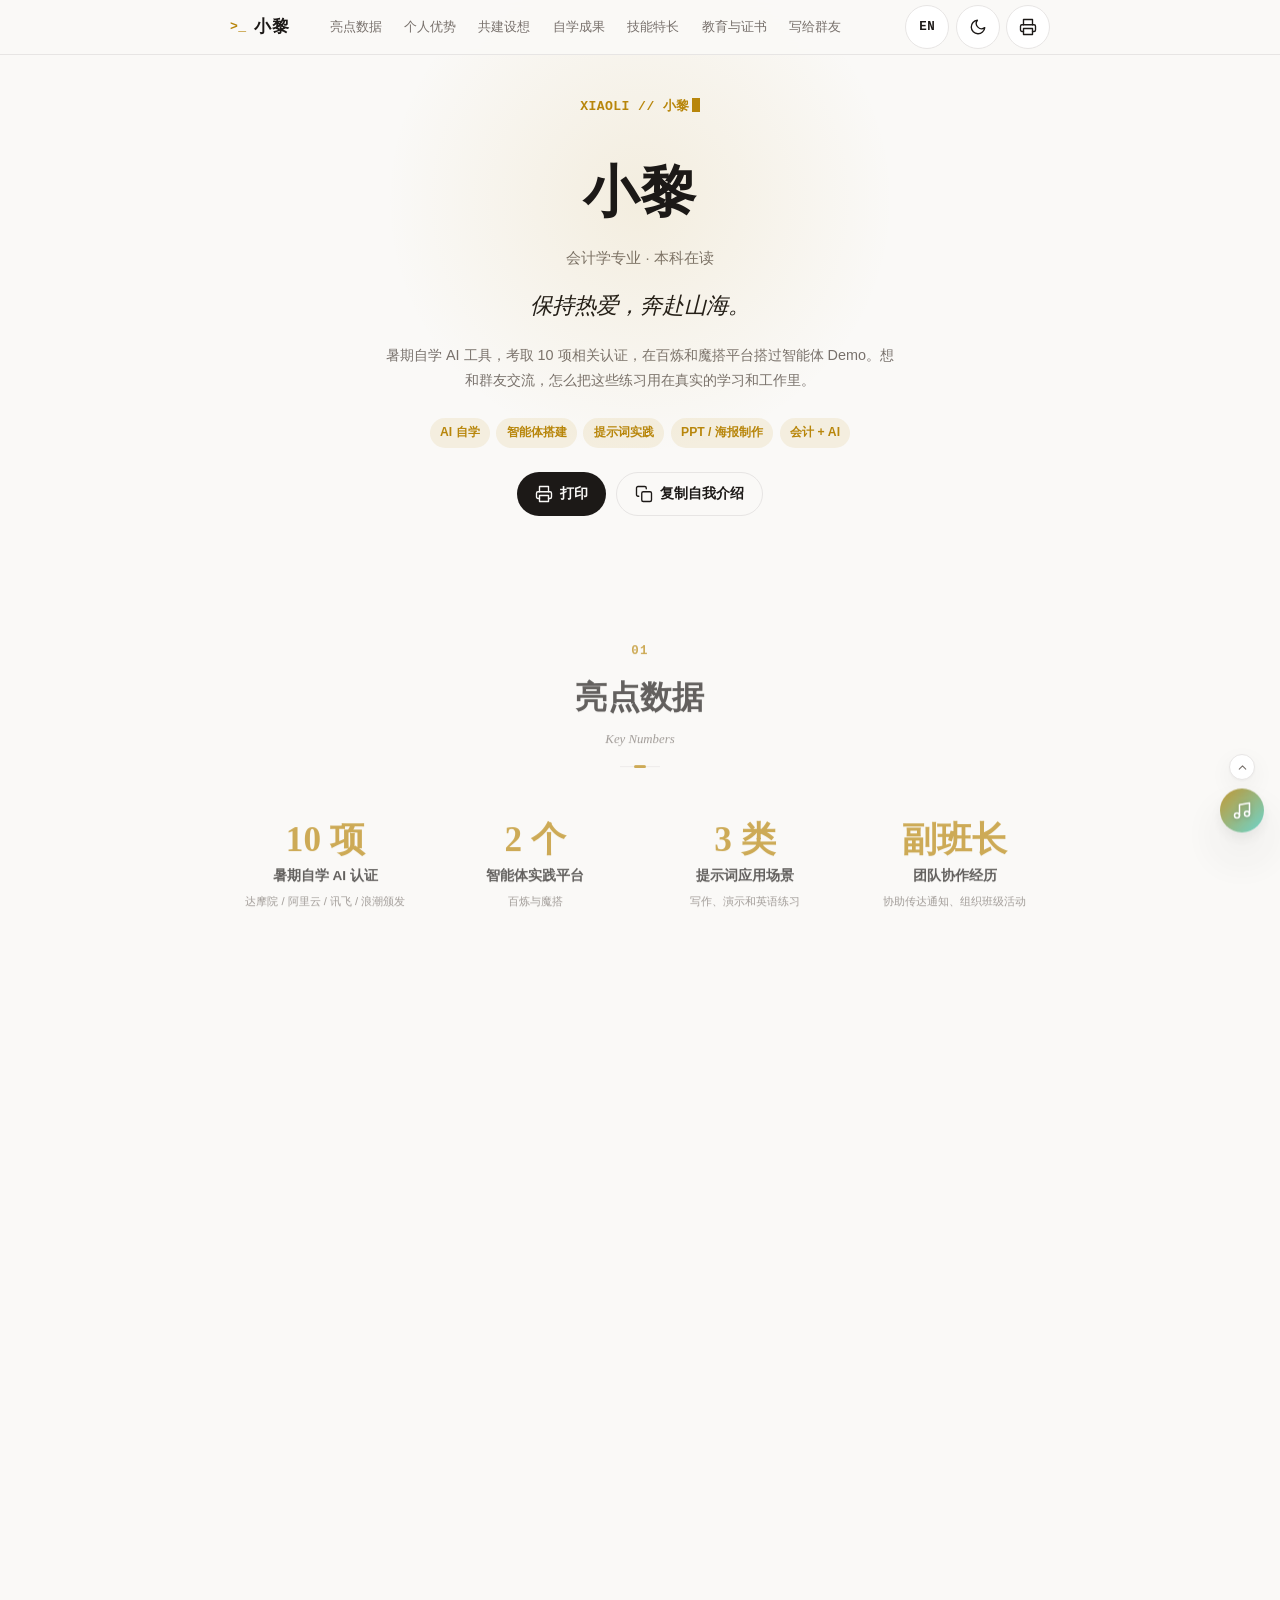
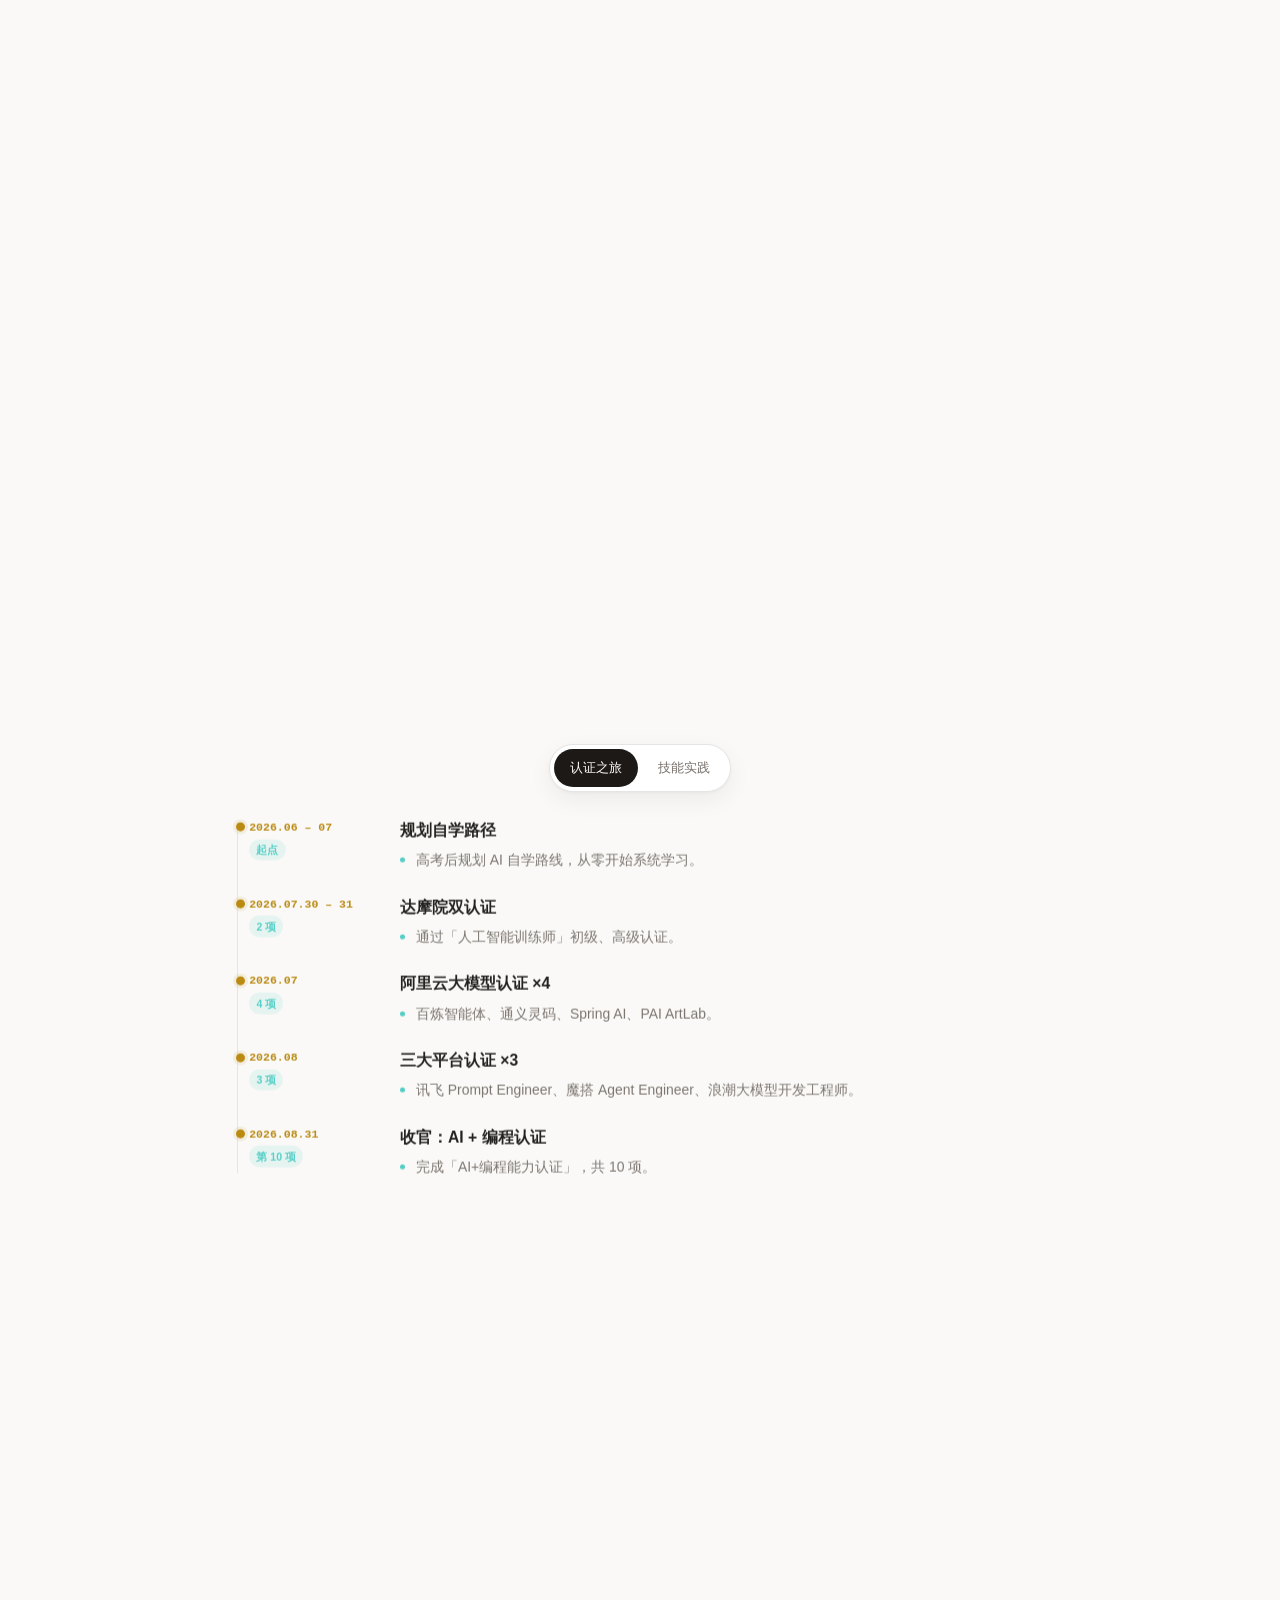
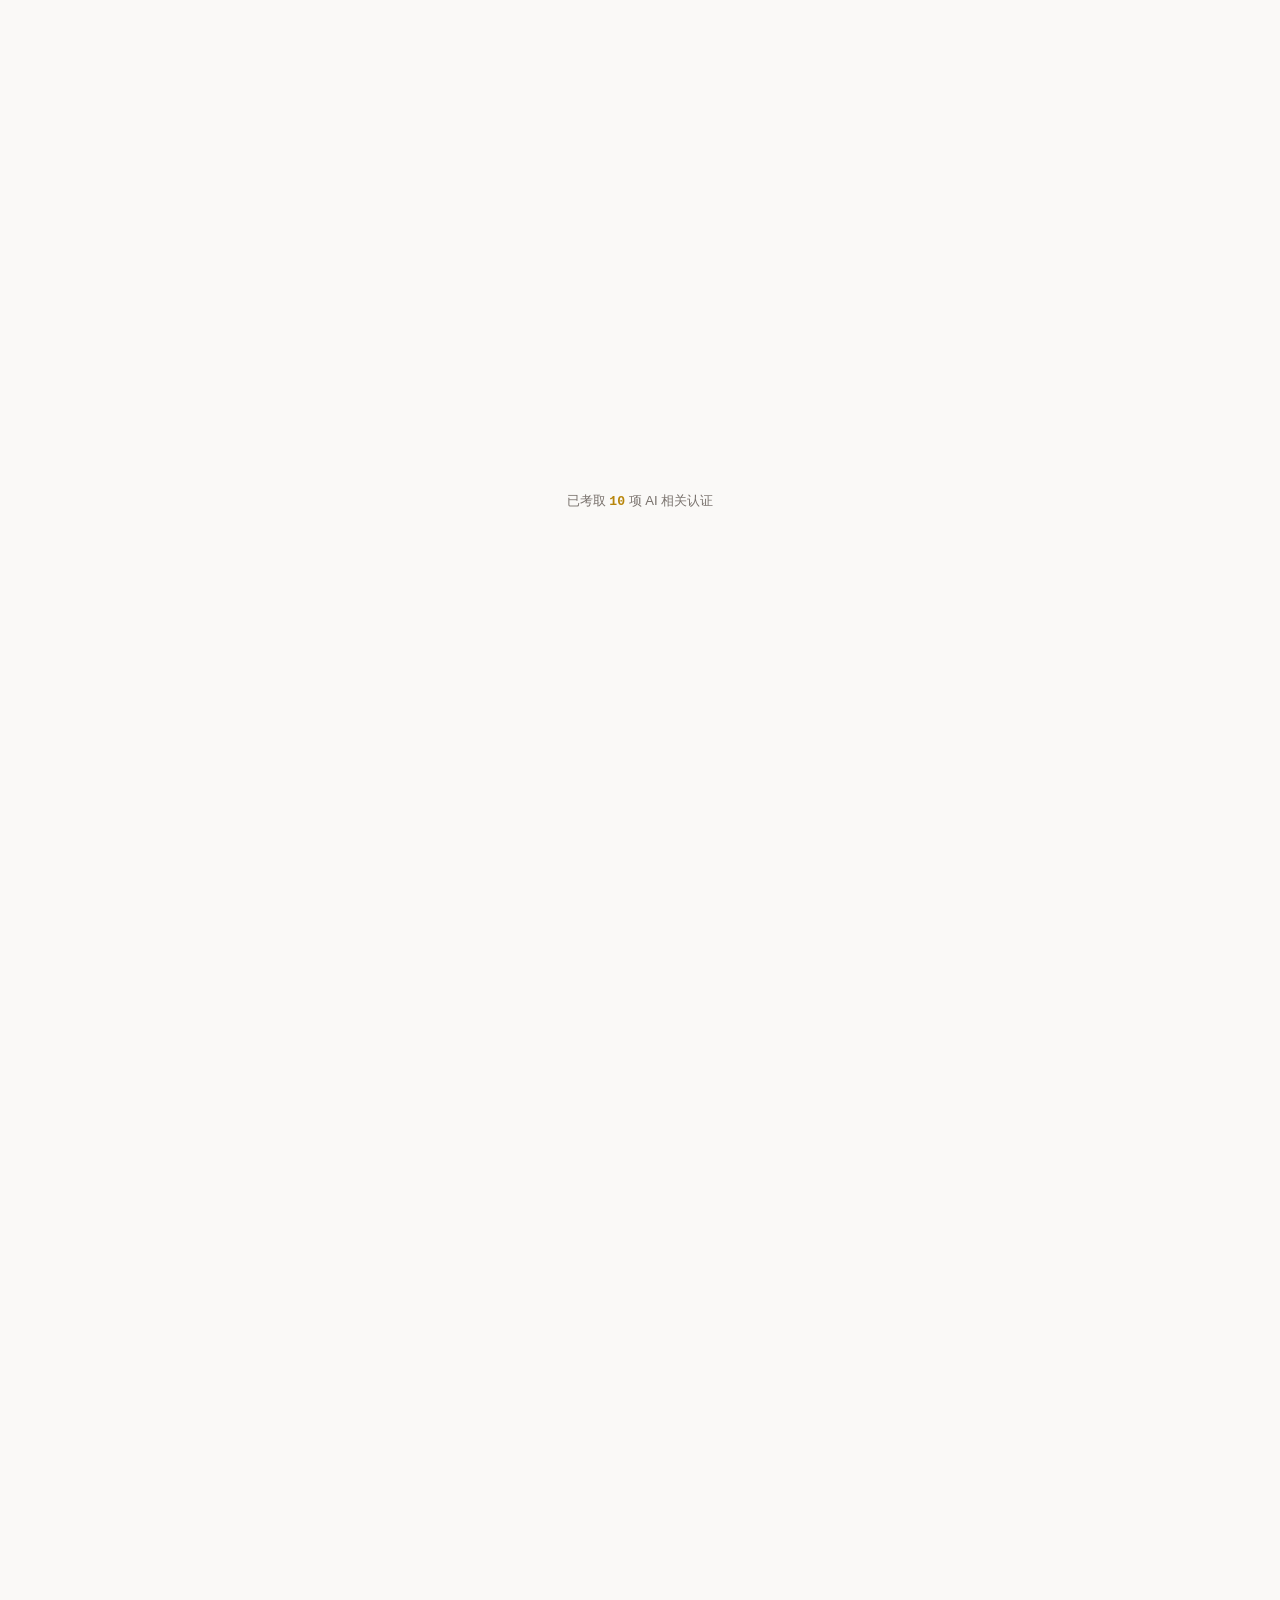
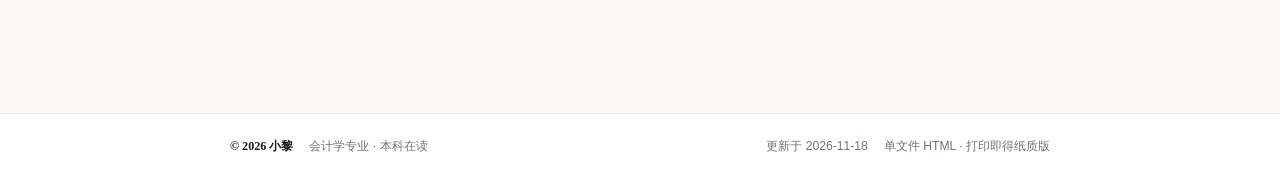
<file: index .html>
<!doctype html>
<html lang="zh-CN">
<head>
  <meta charset="utf-8">
  <meta name="viewport" content="width=device-width,initial-scale=1">
  <meta name="robots" content="noindex, nofollow">
  <meta http-equiv="refresh" content="0;url=./">
  <title>小黎 · AI 实践手记</title>
</head>
<body><a href="./">前往小黎的入群介绍</a></body>
</html>
</file>
